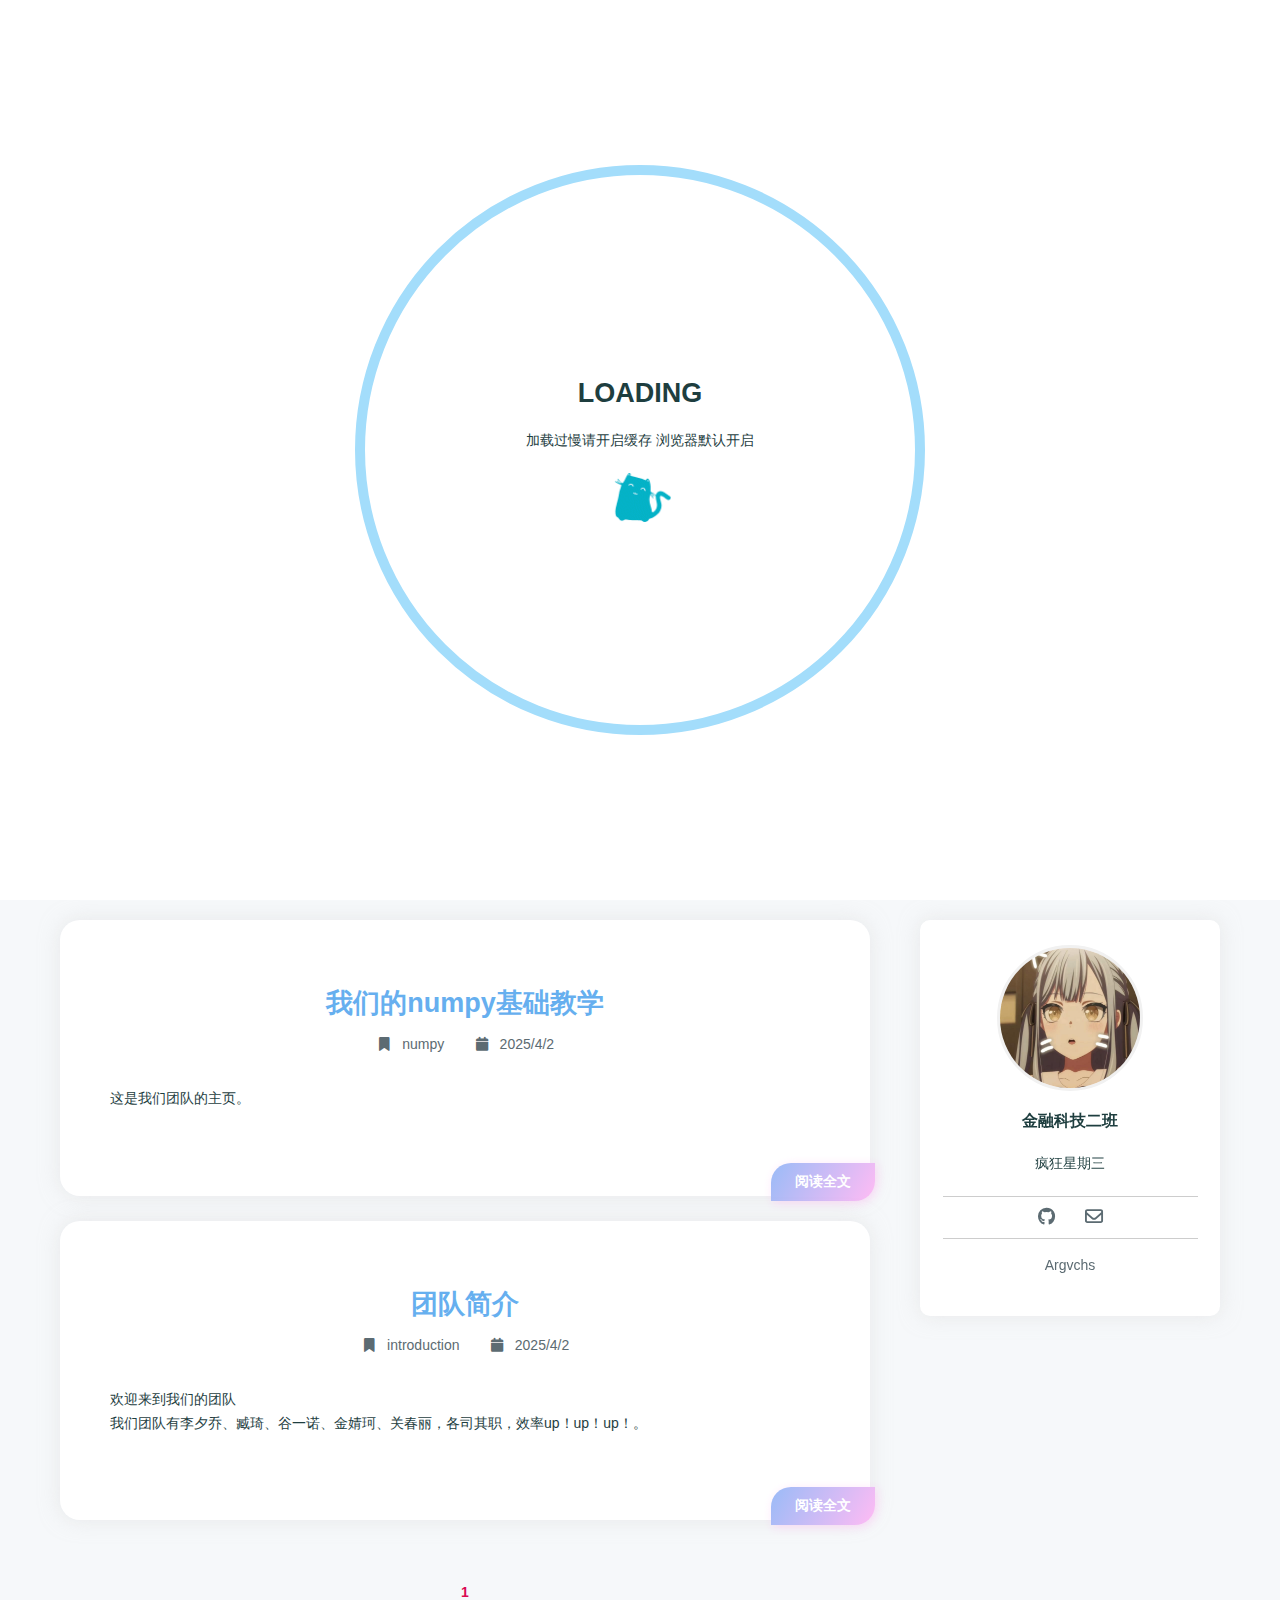
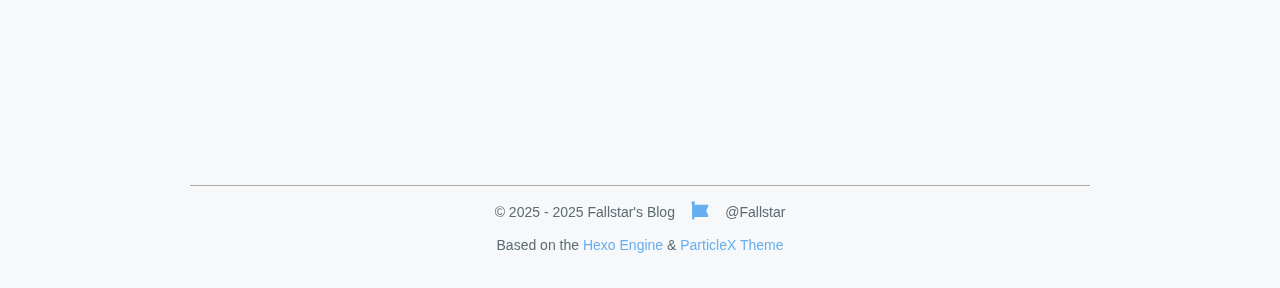
<file: index.html>
<!DOCTYPE html>
<html lang="en">
<head>
    <meta charset="utf-8" />
    <title>Fallstar&#39;s Blog</title>
    <meta name="author" content="Fallstar" />
    <meta name="description" content="" />
    <meta name="keywords" content="" />
    <meta
        name="viewport"
        content="width=device-width, initial-scale=1.0, maximum-scale=1.0, user-scalable=0"
    />
    <link rel="icon" href="/images/avatar.jpg" />
    <link rel="preconnect" href="https://s4.zstatic.net" />
<script src="https://s4.zstatic.net/ajax/libs/vue/3.3.7/vue.global.prod.min.js"></script>
<link rel="stylesheet" href="https://s4.zstatic.net/ajax/libs/font-awesome/6.4.2/css/all.min.css" />
<link rel="preconnect" href="https://fonts.googleapis.cn" />
<link rel="preconnect" href="https://fonts.gstatic.cn" crossorigin />
<link
    rel="stylesheet"
    href="https://fonts.googleapis.cn/css2?family=Fira+Code:wght@400;500;600;700&family=Lexend:wght@400;500;600;700;800;900&family=Noto+Sans+SC:wght@400;500;600;700;800;900&display=swap"
/>
<script> const mixins = {}; </script>

<script src="https://polyfill.alicdn.com/v3/polyfill.min.js?features=default"></script>


<script src="https://s4.zstatic.net/ajax/libs/highlight.js/11.9.0/highlight.min.js"></script>
<script src="https://s4.zstatic.net/ajax/libs/highlightjs-line-numbers.js/2.8.0/highlightjs-line-numbers.min.js"></script>
<link
    rel="stylesheet"
    href="https://s4.zstatic.net/ajax/libs/highlight.js/11.9.0/styles/night-owl.min.css"
/>
<script src="/js/lib/highlight.js"></script>


<script src="https://s4.zstatic.net/ajax/libs/KaTeX/0.16.9/katex.min.js"></script>
<script src="https://s4.zstatic.net/ajax/libs/KaTeX/0.16.9/contrib/auto-render.min.js"></script>
<link rel="stylesheet" href="https://s4.zstatic.net/ajax/libs/KaTeX/0.16.9/katex.min.css" />
<script src="/js/lib/math.js"></script>


<script src="/js/lib/preview.js"></script>





<script src="/js/lib/home.js"></script>

<link rel="stylesheet" href="/css/main.css" />

<meta name="generator" content="Hexo 7.3.0"></head>
<body>
    <div id="layout">
        <transition name="fade">
            <div id="loading" v-show="loading">
                <div id="loading-circle">
                    <h2>LOADING</h2>
                    <p>加载过慢请开启缓存 浏览器默认开启</p>
                    <img src="/images/loading.gif" />
                </div>
            </div>
        </transition>
        <div id="menu" :class="{ hidden: hiddenMenu, 'menu-color': menuColor}">
    <nav id="desktop-menu">
        <a class="title" href="/">
            <span>FALLSTAR&#39;S BLOG</span>
        </a>
        
        <a href="/">
            <i class="fa-solid fa-house fa-fw"></i>
            <span>&ensp;Home</span>
        </a>
        
        <a href="/about">
            <i class="fa-solid fa-id-card fa-fw"></i>
            <span>&ensp;About</span>
        </a>
        
        <a href="/archives">
            <i class="fa-solid fa-box-archive fa-fw"></i>
            <span>&ensp;Archives</span>
        </a>
        
        <a href="/categories">
            <i class="fa-solid fa-bookmark fa-fw"></i>
            <span>&ensp;Categories</span>
        </a>
        
        <a href="/tags">
            <i class="fa-solid fa-tags fa-fw"></i>
            <span>&ensp;Tags</span>
        </a>
        
    </nav>
    <nav id="mobile-menu">
        <div class="title" @click="showMenuItems = !showMenuItems">
            <i class="fa-solid fa-bars fa-fw"></i>
            <span>&emsp;FALLSTAR&#39;S BLOG</span>
        </div>
        <transition name="slide">
            <div class="items" v-show="showMenuItems">
                
                <a href="/">
                    <div class="item">
                        <div style="min-width: 20px; max-width: 50px; width: 10%">
                            <i class="fa-solid fa-house fa-fw"></i>
                        </div>
                        <div style="min-width: 100px; max-width: 150%; width: 20%">Home</div>
                    </div>
                </a>
                
                <a href="/about">
                    <div class="item">
                        <div style="min-width: 20px; max-width: 50px; width: 10%">
                            <i class="fa-solid fa-id-card fa-fw"></i>
                        </div>
                        <div style="min-width: 100px; max-width: 150%; width: 20%">About</div>
                    </div>
                </a>
                
                <a href="/archives">
                    <div class="item">
                        <div style="min-width: 20px; max-width: 50px; width: 10%">
                            <i class="fa-solid fa-box-archive fa-fw"></i>
                        </div>
                        <div style="min-width: 100px; max-width: 150%; width: 20%">Archives</div>
                    </div>
                </a>
                
                <a href="/categories">
                    <div class="item">
                        <div style="min-width: 20px; max-width: 50px; width: 10%">
                            <i class="fa-solid fa-bookmark fa-fw"></i>
                        </div>
                        <div style="min-width: 100px; max-width: 150%; width: 20%">Categories</div>
                    </div>
                </a>
                
                <a href="/tags">
                    <div class="item">
                        <div style="min-width: 20px; max-width: 50px; width: 10%">
                            <i class="fa-solid fa-tags fa-fw"></i>
                        </div>
                        <div style="min-width: 100px; max-width: 150%; width: 20%">Tags</div>
                    </div>
                </a>
                
            </div>
        </transition>
    </nav>
</div>
<transition name="fade">
    <div id="menu-curtain" @click="showMenuItems = !showMenuItems" v-show="showMenuItems"></div>
</transition>

        <div id="main" :class="loading ? 'into-enter-from': 'into-enter-active'">
            <div id="home-head">
    <div
        id="home-background"
        ref="homeBackground"
        data-images="/images/bg.jpg"
    ></div>
    <div id="home-info" @click="homeClick">
        <span class="loop"></span>
        <span class="loop"></span>
        <span class="loop"></span>
        <span class="loop"></span>
        <span class="info">
            <div class="wrap">
                <h1>疯狂的星期三&#39;s Blog</h1>
                <h3></h3>
                <h5></h5>
            </div>
        </span>
    </div>
</div>
<div
    id="home-posts-wrap"
    ref="homePostsWrap"
    true
>
    <div id="home-posts">
        

<div class="post">
    <a href="/2025/04/02/1/">
        <h2 class="post-title">我们的numpy基础教学</h2>
    </a>
    <div class="category-and-date">
        
        <span class="category">
            <a href="/categories/numpy/">
                <span class="icon">
                    <i class="fa-solid fa-bookmark fa-fw"></i>
                </span>
                numpy
            </a>
        </span>
        
        <span class="date">
            <span class="icon">
                <i class="fa-solid fa-calendar fa-fw"></i>
            </span>
            2025/4/2
        </span>
        
        
    </div>
    <div class="description">
        <div class="content" v-pre>
            
            <p>这是我们团队的主页。</p>
            
        </div>
    </div>
    <div class="post-tags">
        
        
        
    </div>
    <a href="/2025/04/02/1/" class="go-post">阅读全文</a>
</div>

<div class="post">
    <a href="/2025/04/02/discription/">
        <h2 class="post-title">团队简介</h2>
    </a>
    <div class="category-and-date">
        
        <span class="category">
            <a href="/categories/introduction/">
                <span class="icon">
                    <i class="fa-solid fa-bookmark fa-fw"></i>
                </span>
                introduction
            </a>
        </span>
        
        <span class="date">
            <span class="icon">
                <i class="fa-solid fa-calendar fa-fw"></i>
            </span>
            2025/4/2
        </span>
        
        
    </div>
    <div class="description">
        <div class="content" v-pre>
            
            <p>欢迎来到我们的团队<br>我们团队有李夕乔、臧琦、谷一诺、金婧珂、关春丽，各司其职，效率up！up！up！。</p>

            
        </div>
    </div>
    <div class="post-tags">
        
        
        
    </div>
    <a href="/2025/03/06/discription/" class="go-post">阅读全文</a>
</div>


        <div class="page-current">
    
    <span class="current">1</span>
    
    
    
    
</div>

    </div>
    
    <div id="home-card">
        <div id="card-style">
    <div id="card-div">
        <div class="avatar">
            <img src="/images/avatar.jpg" alt="avatar" />
        </div>
        <div class="name">金融科技二班</div>
        <div class="description">
            <p>疯狂星期三</p>

        </div>
        
        <div class="icon-links">
            
            <span class="icon-link">
                <a target="_blank" rel="noopener" href="https://github.com/fall-star">
                    <i
                        class="fa-brands fa-github fa-fw"
                    ></i>
                </a>
            </span>
            
            <span class="icon-link">
                <a href="/3321906634@qq.com">
                    <i
                        class="fa-regular fa-envelope fa-fw"
                    ></i>
                </a>
            </span>
            
        </div>
        
        
        <div class="friend-links">
            
            <div class="friend-link">
                <a target="_blank" rel="noopener" href="https://argvchs.github.io">Argvchs</a>
            </div>
            
        </div>
        
    </div>
</div>

    </div>
    
</div>

            <footer id="footer">
    <div id="footer-wrap">
        <div>
            &copy;
            2025 - 2025 Fallstar&#39;s Blog
            <span id="footer-icon">
                <i class="fa-solid fa-font-awesome fa-fw"></i>
            </span>
            &commat;Fallstar
        </div>
        <div>
            Based on the <a target="_blank" rel="noopener" href="https://hexo.io">Hexo Engine</a> &amp;
            <a target="_blank" rel="noopener" href="https://github.com/theme-particlex/hexo-theme-particlex">ParticleX Theme</a>
        </div>
        
    </div>
</footer>

        </div>
        
        <transition name="fade">
            <div id="preview" ref="preview" v-show="previewShow">
                <img id="preview-content" ref="previewContent" />
            </div>
        </transition>
        
    </div>
    <script src="/js/main.js"></script>
    
</body>
</html>
</file>
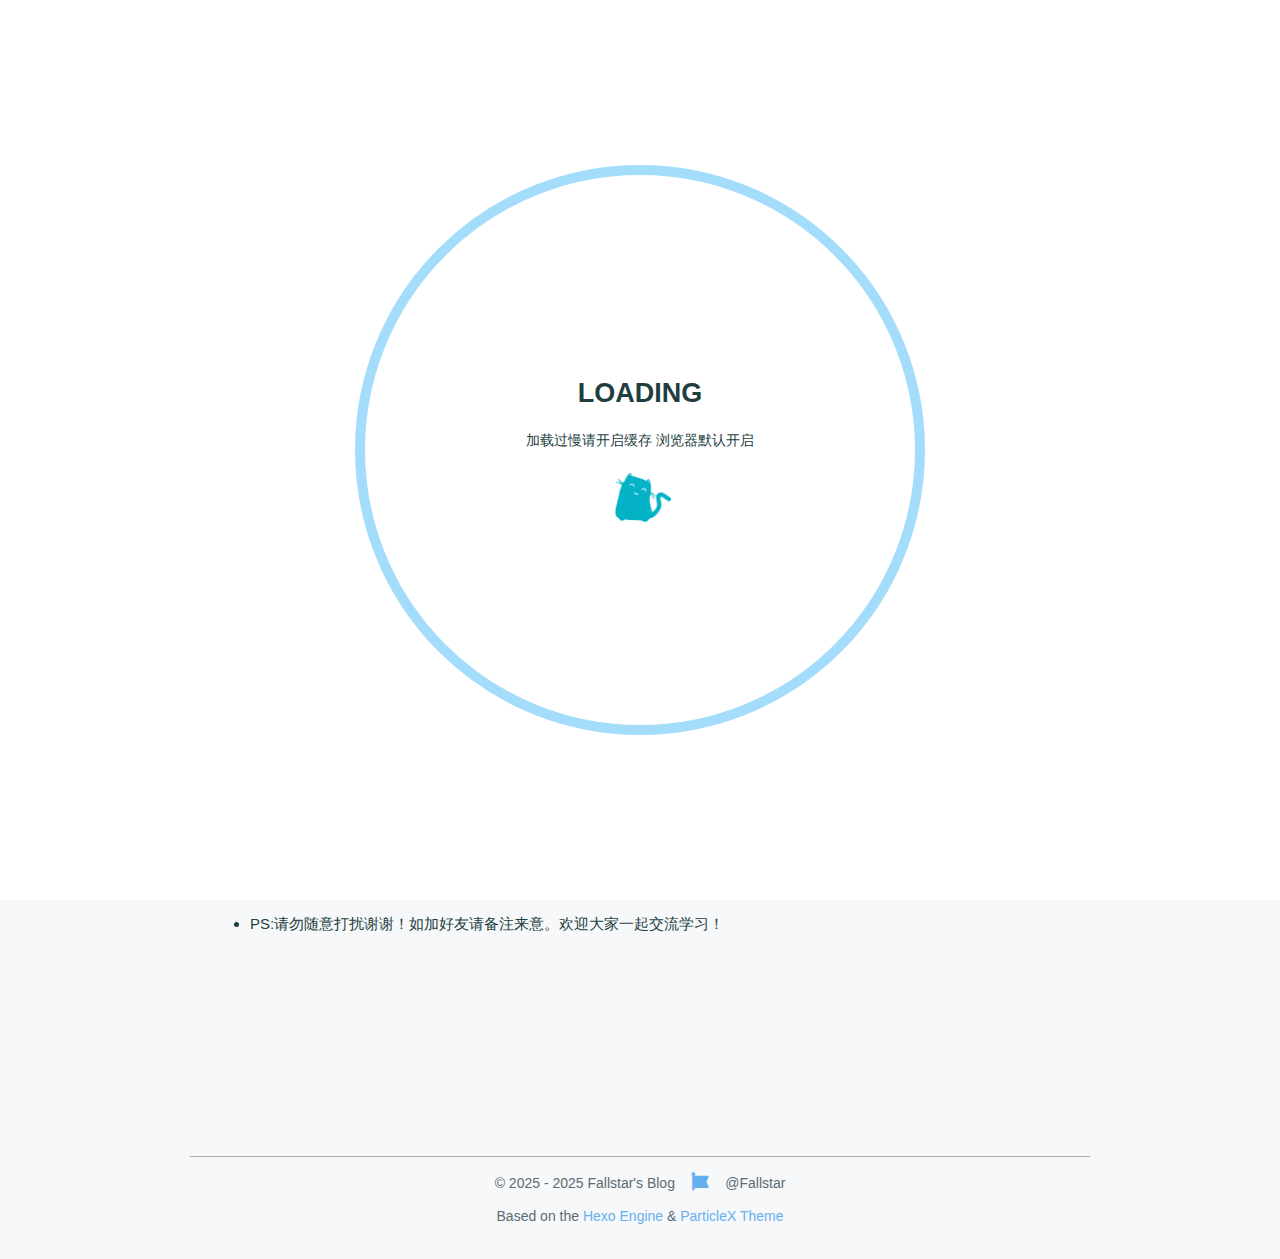
<file: about/index.html>
<!DOCTYPE html>
<html lang="en">
<head>
    <meta charset="utf-8" />
    <title>about | Fallstar&#39;s Blog</title>
    <meta name="author" content="Fallstar" />
    <meta name="description" content="" />
    <meta name="keywords" content="" />
    <meta
        name="viewport"
        content="width=device-width, initial-scale=1.0, maximum-scale=1.0, user-scalable=0"
    />
    <link rel="icon" href="/images/avatar.jpg" />
    <link rel="preconnect" href="https://s4.zstatic.net" />
<script src="https://s4.zstatic.net/ajax/libs/vue/3.3.7/vue.global.prod.min.js"></script>
<link rel="stylesheet" href="https://s4.zstatic.net/ajax/libs/font-awesome/6.4.2/css/all.min.css" />
<link rel="preconnect" href="https://fonts.googleapis.cn" />
<link rel="preconnect" href="https://fonts.gstatic.cn" crossorigin />
<link
    rel="stylesheet"
    href="https://fonts.googleapis.cn/css2?family=Fira+Code:wght@400;500;600;700&family=Lexend:wght@400;500;600;700;800;900&family=Noto+Sans+SC:wght@400;500;600;700;800;900&display=swap"
/>
<script> const mixins = {}; </script>

<script src="https://polyfill.alicdn.com/v3/polyfill.min.js?features=default"></script>


<script src="https://s4.zstatic.net/ajax/libs/highlight.js/11.9.0/highlight.min.js"></script>
<script src="https://s4.zstatic.net/ajax/libs/highlightjs-line-numbers.js/2.8.0/highlightjs-line-numbers.min.js"></script>
<link
    rel="stylesheet"
    href="https://s4.zstatic.net/ajax/libs/highlight.js/11.9.0/styles/night-owl.min.css"
/>
<script src="/js/lib/highlight.js"></script>


<script src="https://s4.zstatic.net/ajax/libs/KaTeX/0.16.9/katex.min.js"></script>
<script src="https://s4.zstatic.net/ajax/libs/KaTeX/0.16.9/contrib/auto-render.min.js"></script>
<link rel="stylesheet" href="https://s4.zstatic.net/ajax/libs/KaTeX/0.16.9/katex.min.css" />
<script src="/js/lib/math.js"></script>


<script src="/js/lib/preview.js"></script>






<script src="https://s4.zstatic.net/ajax/libs/waline/2.15.8/waline.min.js"></script>
<link rel="stylesheet" href="https://s4.zstatic.net/ajax/libs/waline/2.15.8/waline.min.css" />
<link rel="stylesheet" href="https://s4.zstatic.net/ajax/libs/waline/2.15.8/waline-meta.min.css" />




<link rel="stylesheet" href="/css/main.css" />

<meta name="generator" content="Hexo 7.3.0"></head>
<body>
    <div id="layout">
        <transition name="fade">
            <div id="loading" v-show="loading">
                <div id="loading-circle">
                    <h2>LOADING</h2>
                    <p>加载过慢请开启缓存 浏览器默认开启</p>
                    <img src="/images/loading.gif" />
                </div>
            </div>
        </transition>
        <div id="menu" :class="{ hidden: hiddenMenu, 'menu-color': menuColor}">
    <nav id="desktop-menu">
        <a class="title" href="/">
            <span>FALLSTAR&#39;S BLOG</span>
        </a>
        
        <a href="/">
            <i class="fa-solid fa-house fa-fw"></i>
            <span>&ensp;Home</span>
        </a>
        
        <a href="/about">
            <i class="fa-solid fa-id-card fa-fw"></i>
            <span>&ensp;About</span>
        </a>
        
        <a href="/archives">
            <i class="fa-solid fa-box-archive fa-fw"></i>
            <span>&ensp;Archives</span>
        </a>
        
        <a href="/categories">
            <i class="fa-solid fa-bookmark fa-fw"></i>
            <span>&ensp;Categories</span>
        </a>
        
        <a href="/tags">
            <i class="fa-solid fa-tags fa-fw"></i>
            <span>&ensp;Tags</span>
        </a>
        
    </nav>
    <nav id="mobile-menu">
        <div class="title" @click="showMenuItems = !showMenuItems">
            <i class="fa-solid fa-bars fa-fw"></i>
            <span>&emsp;FALLSTAR&#39;S BLOG</span>
        </div>
        <transition name="slide">
            <div class="items" v-show="showMenuItems">
                
                <a href="/">
                    <div class="item">
                        <div style="min-width: 20px; max-width: 50px; width: 10%">
                            <i class="fa-solid fa-house fa-fw"></i>
                        </div>
                        <div style="min-width: 100px; max-width: 150%; width: 20%">Home</div>
                    </div>
                </a>
                
                <a href="/about">
                    <div class="item">
                        <div style="min-width: 20px; max-width: 50px; width: 10%">
                            <i class="fa-solid fa-id-card fa-fw"></i>
                        </div>
                        <div style="min-width: 100px; max-width: 150%; width: 20%">About</div>
                    </div>
                </a>
                
                <a href="/archives">
                    <div class="item">
                        <div style="min-width: 20px; max-width: 50px; width: 10%">
                            <i class="fa-solid fa-box-archive fa-fw"></i>
                        </div>
                        <div style="min-width: 100px; max-width: 150%; width: 20%">Archives</div>
                    </div>
                </a>
                
                <a href="/categories">
                    <div class="item">
                        <div style="min-width: 20px; max-width: 50px; width: 10%">
                            <i class="fa-solid fa-bookmark fa-fw"></i>
                        </div>
                        <div style="min-width: 100px; max-width: 150%; width: 20%">Categories</div>
                    </div>
                </a>
                
                <a href="/tags">
                    <div class="item">
                        <div style="min-width: 20px; max-width: 50px; width: 10%">
                            <i class="fa-solid fa-tags fa-fw"></i>
                        </div>
                        <div style="min-width: 100px; max-width: 150%; width: 20%">Tags</div>
                    </div>
                </a>
                
            </div>
        </transition>
    </nav>
</div>
<transition name="fade">
    <div id="menu-curtain" @click="showMenuItems = !showMenuItems" v-show="showMenuItems"></div>
</transition>

        <div id="main" :class="loading ? 'into-enter-from': 'into-enter-active'">
            <div class="article">
    <div>
        <h1>about</h1>
    </div>
    <div class="info">
        <span class="date">
            <span class="icon">
                <i class="fa-solid fa-calendar fa-fw"></i>
            </span>
            2025/3/6
        </span>
        
        
    </div>
    
    <div class="content" v-pre>
        <h1 id="本人"><a href="#本人" class="headerlink" title="本人"></a>本人</h1><ul>
<li>湖南师范大学在读本科生</li>
<li>擅长Python,C++等</li>
<li>喜欢人工智能，深度学习，计算机视觉领域</li>
<li>爱好：喜欢玩Galgame（），看动漫（我是刀剑厨</li>
<li>平时喜欢自己动手做项目做实践，动手能力还算可以</li>
</ul>
<h1 id="技术栈"><a href="#技术栈" class="headerlink" title="技术栈"></a>技术栈</h1><ul>
<li>主要：Python，C++</li>
<li>经历：之前打过竞赛但现在已经放弃了</li>
<li>学习：目前正在学习深度学习和计算机视觉领域，基于Python的数据处理和数据分析</li>
<li>其他：熟悉Linux，Docker，Git等，基本可以熟练使用</li>
<li>使用过但不熟练：Go，Java，Rust等</li>
</ul>
<h1 id="联系方式"><a href="#联系方式" class="headerlink" title="联系方式"></a>联系方式</h1><ul>
<li>邮箱：<a href="mailto:&#51;&#x33;&#x32;&#49;&#x39;&#48;&#54;&#54;&#51;&#x34;&#x40;&#113;&#113;&#46;&#x63;&#x6f;&#x6d;">&#51;&#x33;&#x32;&#49;&#x39;&#48;&#54;&#54;&#51;&#x34;&#x40;&#113;&#113;&#46;&#x63;&#x6f;&#x6d;</a></li>
<li>邮箱：<a href="mailto:&#50;&#48;&#50;&#x34;&#51;&#48;&#x32;&#x32;&#x32;&#48;&#x36;&#x32;&#x40;&#x68;&#x75;&#x6e;&#x6e;&#x75;&#46;&#101;&#100;&#x75;&#46;&#99;&#110;">&#50;&#48;&#50;&#x34;&#51;&#48;&#x32;&#x32;&#x32;&#48;&#x36;&#x32;&#x40;&#x68;&#x75;&#x6e;&#x6e;&#x75;&#46;&#101;&#100;&#x75;&#46;&#99;&#110;</a></li>
<li>邮箱：<a href="mailto:&#113;&#x69;&#x75;&#98;&#111;&#x78;&#105;&#x61;&#110;&#103;&#x30;&#57;&#50;&#x36;&#64;&#x67;&#x6d;&#x61;&#105;&#108;&#46;&#x63;&#111;&#109;">&#113;&#x69;&#x75;&#98;&#111;&#x78;&#105;&#x61;&#110;&#103;&#x30;&#57;&#50;&#x36;&#64;&#x67;&#x6d;&#x61;&#105;&#108;&#46;&#x63;&#111;&#109;</a></li>
<li>Github：<a target="_blank" rel="noopener" href="https://github.com/fall-star">https://github.com/fall-star</a></li>
<li>PS:请勿随意打扰谢谢！如加好友请备注来意。欢迎大家一起交流学习！</li>
</ul>

    </div>
    
    
    
    
    
    <div id="comment">
        <div id="waline-container"></div>
    </div>
    
    
    
</div>

            <footer id="footer">
    <div id="footer-wrap">
        <div>
            &copy;
            2025 - 2025 Fallstar&#39;s Blog
            <span id="footer-icon">
                <i class="fa-solid fa-font-awesome fa-fw"></i>
            </span>
            &commat;Fallstar
        </div>
        <div>
            Based on the <a target="_blank" rel="noopener" href="https://hexo.io">Hexo Engine</a> &amp;
            <a target="_blank" rel="noopener" href="https://github.com/theme-particlex/hexo-theme-particlex">ParticleX Theme</a>
        </div>
        
    </div>
</footer>

        </div>
        
        <transition name="fade">
            <div id="preview" ref="preview" v-show="previewShow">
                <img id="preview-content" ref="previewContent" />
            </div>
        </transition>
        
    </div>
    <script src="/js/main.js"></script>
    
    


<script>
    Waline.init({
        el: "#waline-container",
        serverURL: "https://waline-brown-ten.vercel.app/",
        commentCount: true,
        pageview: false,
        emoji: "https://unpkg.com/@waline/emojis@1.2.0/weibo,https://unpkg.com/@waline/emojis@1.2.0/alus,https://unpkg.com/@waline/emojis@1.2.0/bilibili,https://unpkg.com/@waline/emojis@1.2.0/qq,https://unpkg.com/@waline/emojis@1.2.0/tieba,https://unpkg.com/@waline/emojis@1.2.0/tw-emoji".split(","),
        meta: "nick,mail,link".split(","),
        requiredMeta: "nick".split(","),
        lang: "zh-CN",
        wordLimit: 0,
        pageSize: "10",
        login: "enable",
        
    });
</script>



    
</body>
</html>
</file>
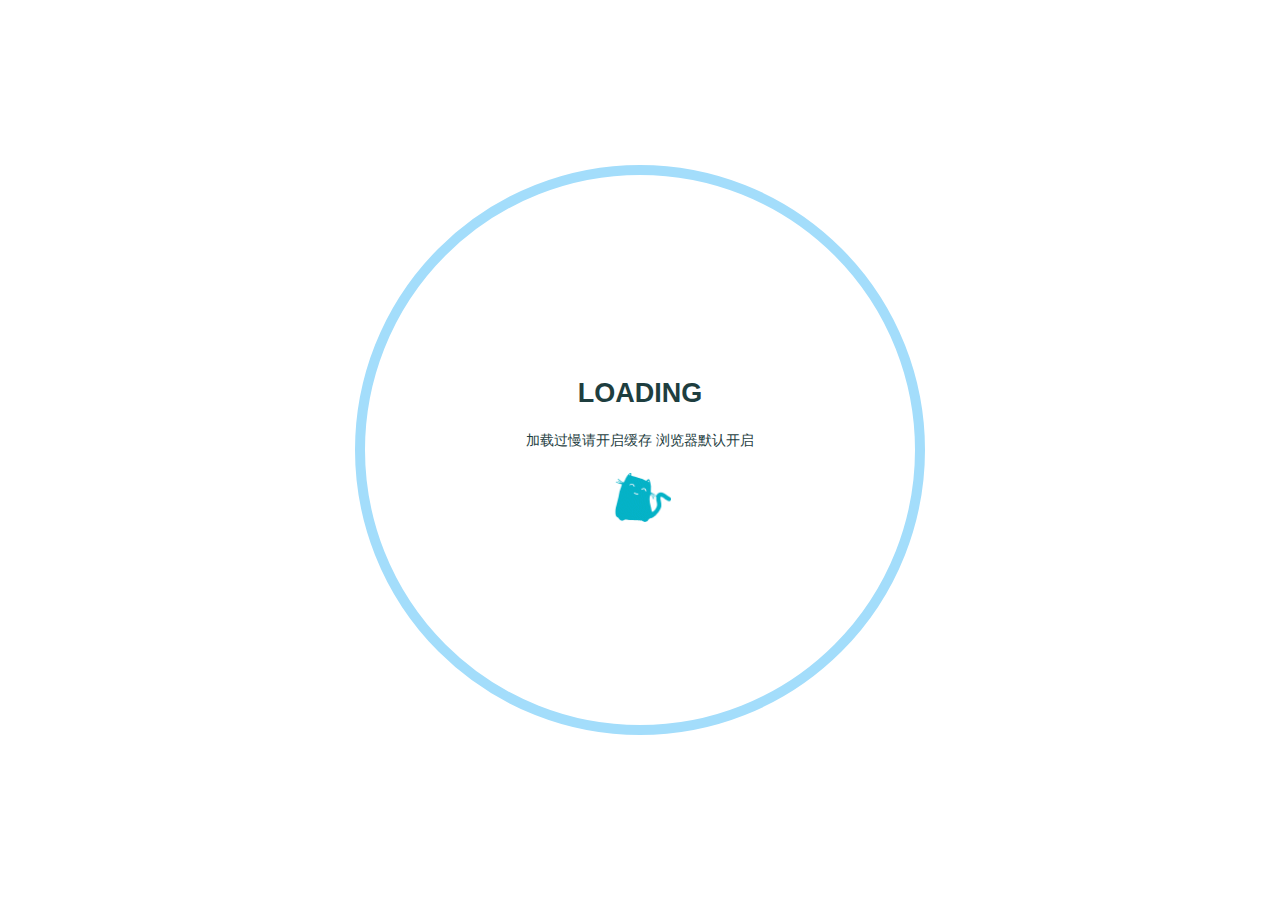
<file: archives/index.html>
<!DOCTYPE html>
<html lang="en">
<head>
    <meta charset="utf-8" />
    <title>Archives | Fallstar&#39;s Blog</title>
    <meta name="author" content="Fallstar" />
    <meta name="description" content="" />
    <meta name="keywords" content="" />
    <meta
        name="viewport"
        content="width=device-width, initial-scale=1.0, maximum-scale=1.0, user-scalable=0"
    />
    <link rel="icon" href="/images/avatar.jpg" />
    <link rel="preconnect" href="https://s4.zstatic.net" />
<script src="https://s4.zstatic.net/ajax/libs/vue/3.3.7/vue.global.prod.min.js"></script>
<link rel="stylesheet" href="https://s4.zstatic.net/ajax/libs/font-awesome/6.4.2/css/all.min.css" />
<link rel="preconnect" href="https://fonts.googleapis.cn" />
<link rel="preconnect" href="https://fonts.gstatic.cn" crossorigin />
<link
    rel="stylesheet"
    href="https://fonts.googleapis.cn/css2?family=Fira+Code:wght@400;500;600;700&family=Lexend:wght@400;500;600;700;800;900&family=Noto+Sans+SC:wght@400;500;600;700;800;900&display=swap"
/>
<script> const mixins = {}; </script>

<script src="https://polyfill.alicdn.com/v3/polyfill.min.js?features=default"></script>


<script src="https://s4.zstatic.net/ajax/libs/highlight.js/11.9.0/highlight.min.js"></script>
<script src="https://s4.zstatic.net/ajax/libs/highlightjs-line-numbers.js/2.8.0/highlightjs-line-numbers.min.js"></script>
<link
    rel="stylesheet"
    href="https://s4.zstatic.net/ajax/libs/highlight.js/11.9.0/styles/night-owl.min.css"
/>
<script src="/js/lib/highlight.js"></script>


<script src="https://s4.zstatic.net/ajax/libs/KaTeX/0.16.9/katex.min.js"></script>
<script src="https://s4.zstatic.net/ajax/libs/KaTeX/0.16.9/contrib/auto-render.min.js"></script>
<link rel="stylesheet" href="https://s4.zstatic.net/ajax/libs/KaTeX/0.16.9/katex.min.css" />
<script src="/js/lib/math.js"></script>


<script src="/js/lib/preview.js"></script>



<script src="/js/lib/search.js"></script>



<link rel="stylesheet" href="/css/main.css" />

<meta name="generator" content="Hexo 7.3.0"></head>
<body>
    <div id="layout">
        <transition name="fade">
            <div id="loading" v-show="loading">
                <div id="loading-circle">
                    <h2>LOADING</h2>
                    <p>加载过慢请开启缓存 浏览器默认开启</p>
                    <img src="/images/loading.gif" />
                </div>
            </div>
        </transition>
        <div id="menu" :class="{ hidden: hiddenMenu, 'menu-color': menuColor}">
    <nav id="desktop-menu">
        <a class="title" href="/">
            <span>FALLSTAR&#39;S BLOG</span>
        </a>
        
        <a href="/">
            <i class="fa-solid fa-house fa-fw"></i>
            <span>&ensp;Home</span>
        </a>
        
        <a href="/about">
            <i class="fa-solid fa-id-card fa-fw"></i>
            <span>&ensp;About</span>
        </a>
        
        <a href="/archives">
            <i class="fa-solid fa-box-archive fa-fw"></i>
            <span>&ensp;Archives</span>
        </a>
        
        <a href="/categories">
            <i class="fa-solid fa-bookmark fa-fw"></i>
            <span>&ensp;Categories</span>
        </a>
        
        <a href="/tags">
            <i class="fa-solid fa-tags fa-fw"></i>
            <span>&ensp;Tags</span>
        </a>
        
    </nav>
    <nav id="mobile-menu">
        <div class="title" @click="showMenuItems = !showMenuItems">
            <i class="fa-solid fa-bars fa-fw"></i>
            <span>&emsp;FALLSTAR&#39;S BLOG</span>
        </div>
        <transition name="slide">
            <div class="items" v-show="showMenuItems">
                
                <a href="/">
                    <div class="item">
                        <div style="min-width: 20px; max-width: 50px; width: 10%">
                            <i class="fa-solid fa-house fa-fw"></i>
                        </div>
                        <div style="min-width: 100px; max-width: 150%; width: 20%">Home</div>
                    </div>
                </a>
                
                <a href="/about">
                    <div class="item">
                        <div style="min-width: 20px; max-width: 50px; width: 10%">
                            <i class="fa-solid fa-id-card fa-fw"></i>
                        </div>
                        <div style="min-width: 100px; max-width: 150%; width: 20%">About</div>
                    </div>
                </a>
                
                <a href="/archives">
                    <div class="item">
                        <div style="min-width: 20px; max-width: 50px; width: 10%">
                            <i class="fa-solid fa-box-archive fa-fw"></i>
                        </div>
                        <div style="min-width: 100px; max-width: 150%; width: 20%">Archives</div>
                    </div>
                </a>
                
                <a href="/categories">
                    <div class="item">
                        <div style="min-width: 20px; max-width: 50px; width: 10%">
                            <i class="fa-solid fa-bookmark fa-fw"></i>
                        </div>
                        <div style="min-width: 100px; max-width: 150%; width: 20%">Categories</div>
                    </div>
                </a>
                
                <a href="/tags">
                    <div class="item">
                        <div style="min-width: 20px; max-width: 50px; width: 10%">
                            <i class="fa-solid fa-tags fa-fw"></i>
                        </div>
                        <div style="min-width: 100px; max-width: 150%; width: 20%">Tags</div>
                    </div>
                </a>
                
            </div>
        </transition>
    </nav>
</div>
<transition name="fade">
    <div id="menu-curtain" @click="showMenuItems = !showMenuItems" v-show="showMenuItems"></div>
</transition>

        <div id="main" :class="loading ? 'into-enter-from': 'into-enter-active'">
            
<div id="archives">
    
    <input id="search-bar" class="input" placeholder="搜索" v-model="rawSearch" />
    
    <div id="timeline-wrap" ref="timeline">
        
        <div class="timeline" data-title="博客简介">
            <div class="timeline-tail"></div>
            <div class="timeline-content">
                <div class="item-time">2025/3/6</div>
                <a href="/2025/03/06/discription/">
                    <h3>博客简介</h3>
                </a>
                <div class="info">
                    
                    <span class="category">
                        <a href="/categories/introduction/">
                            <span class="icon">
                                <i class="fa-solid fa-bookmark fa-fw"></i>
                            </span>
                            introduction
                        </a>
                    </span>
                    
                    
                </div>
            </div>
        </div>
        
        <div class="timeline" data-title="numpy基础教学">
            <div class="timeline-tail"></div>
            <div class="timeline-content">
                <div class="item-time">2025/3/6</div>
                <a href="/2025/03/06/1/">
                    <h3>numpy基础教学</h3>
                </a>
                <div class="info">
                    
                    <span class="category">
                        <a href="/categories/numpy/">
                            <span class="icon">
                                <i class="fa-solid fa-bookmark fa-fw"></i>
                            </span>
                            numpy
                        </a>
                    </span>
                    
                    
                </div>
            </div>
        </div>
        
    </div>
</div>

            <footer id="footer">
    <div id="footer-wrap">
        <div>
            &copy;
            2025 - 2025 Fallstar&#39;s Blog
            <span id="footer-icon">
                <i class="fa-solid fa-font-awesome fa-fw"></i>
            </span>
            &commat;Fallstar
        </div>
        <div>
            Based on the <a target="_blank" rel="noopener" href="https://hexo.io">Hexo Engine</a> &amp;
            <a target="_blank" rel="noopener" href="https://github.com/theme-particlex/hexo-theme-particlex">ParticleX Theme</a>
        </div>
        
    </div>
</footer>

        </div>
        
        <transition name="fade">
            <div id="preview" ref="preview" v-show="previewShow">
                <img id="preview-content" ref="previewContent" />
            </div>
        </transition>
        
    </div>
    <script src="/js/main.js"></script>
    
</body>
</html>
</file>
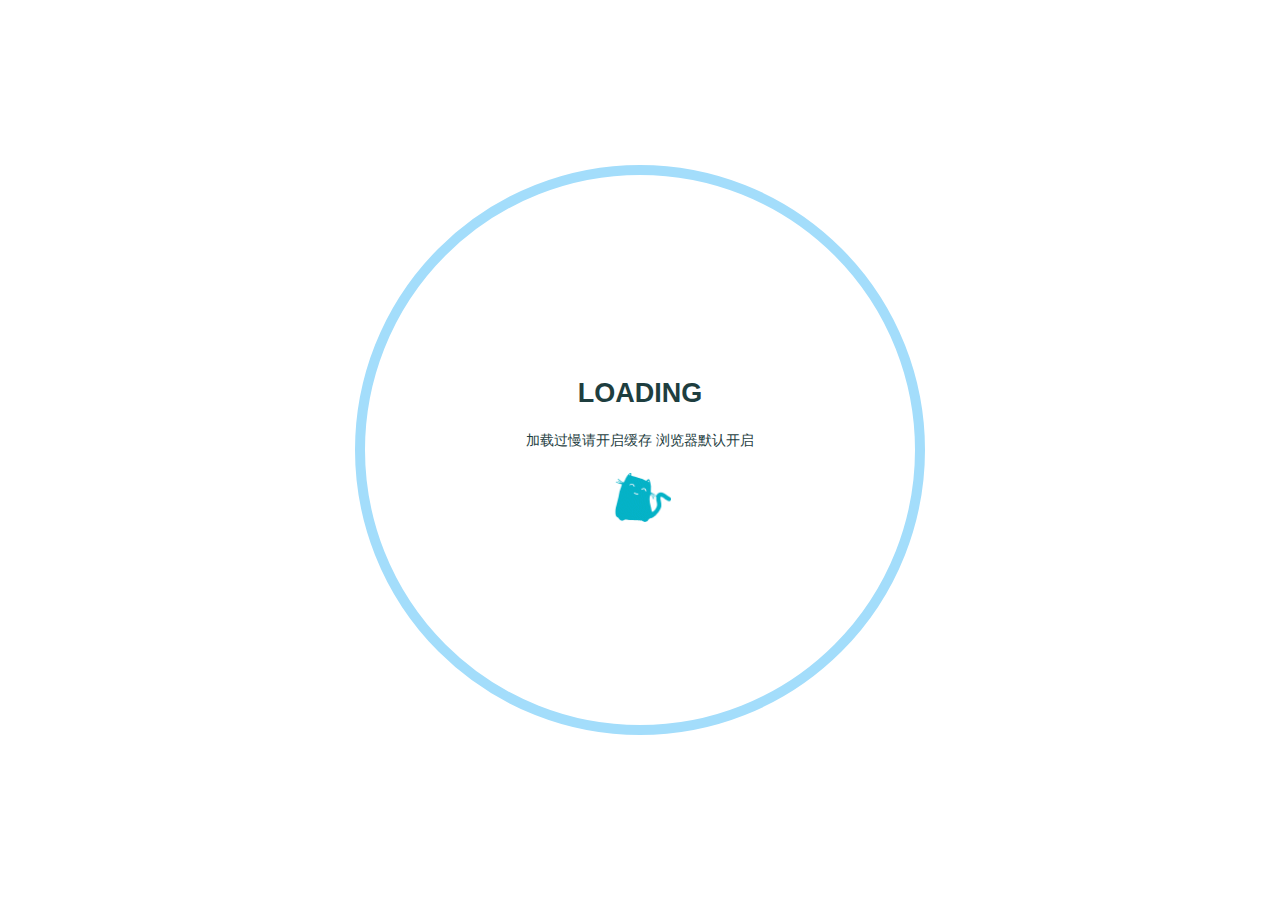
<file: categories/introduction/index.html>
<!DOCTYPE html>
<html lang="en">
<head>
    <meta charset="utf-8" />
    <title>Categories: introduction | Fallstar&#39;s Blog</title>
    <meta name="author" content="Fallstar" />
    <meta name="description" content="" />
    <meta name="keywords" content="" />
    <meta
        name="viewport"
        content="width=device-width, initial-scale=1.0, maximum-scale=1.0, user-scalable=0"
    />
    <link rel="icon" href="/images/avatar.jpg" />
    <link rel="preconnect" href="https://s4.zstatic.net" />
<script src="https://s4.zstatic.net/ajax/libs/vue/3.3.7/vue.global.prod.min.js"></script>
<link rel="stylesheet" href="https://s4.zstatic.net/ajax/libs/font-awesome/6.4.2/css/all.min.css" />
<link rel="preconnect" href="https://fonts.googleapis.cn" />
<link rel="preconnect" href="https://fonts.gstatic.cn" crossorigin />
<link
    rel="stylesheet"
    href="https://fonts.googleapis.cn/css2?family=Fira+Code:wght@400;500;600;700&family=Lexend:wght@400;500;600;700;800;900&family=Noto+Sans+SC:wght@400;500;600;700;800;900&display=swap"
/>
<script> const mixins = {}; </script>

<script src="https://polyfill.alicdn.com/v3/polyfill.min.js?features=default"></script>


<script src="https://s4.zstatic.net/ajax/libs/highlight.js/11.9.0/highlight.min.js"></script>
<script src="https://s4.zstatic.net/ajax/libs/highlightjs-line-numbers.js/2.8.0/highlightjs-line-numbers.min.js"></script>
<link
    rel="stylesheet"
    href="https://s4.zstatic.net/ajax/libs/highlight.js/11.9.0/styles/night-owl.min.css"
/>
<script src="/js/lib/highlight.js"></script>


<script src="https://s4.zstatic.net/ajax/libs/KaTeX/0.16.9/katex.min.js"></script>
<script src="https://s4.zstatic.net/ajax/libs/KaTeX/0.16.9/contrib/auto-render.min.js"></script>
<link rel="stylesheet" href="https://s4.zstatic.net/ajax/libs/KaTeX/0.16.9/katex.min.css" />
<script src="/js/lib/math.js"></script>


<script src="/js/lib/preview.js"></script>





<link rel="stylesheet" href="/css/main.css" />

<meta name="generator" content="Hexo 7.3.0"></head>
<body>
    <div id="layout">
        <transition name="fade">
            <div id="loading" v-show="loading">
                <div id="loading-circle">
                    <h2>LOADING</h2>
                    <p>加载过慢请开启缓存 浏览器默认开启</p>
                    <img src="/images/loading.gif" />
                </div>
            </div>
        </transition>
        <div id="menu" :class="{ hidden: hiddenMenu, 'menu-color': menuColor}">
    <nav id="desktop-menu">
        <a class="title" href="/">
            <span>FALLSTAR&#39;S BLOG</span>
        </a>
        
        <a href="/">
            <i class="fa-solid fa-house fa-fw"></i>
            <span>&ensp;Home</span>
        </a>
        
        <a href="/about">
            <i class="fa-solid fa-id-card fa-fw"></i>
            <span>&ensp;About</span>
        </a>
        
        <a href="/archives">
            <i class="fa-solid fa-box-archive fa-fw"></i>
            <span>&ensp;Archives</span>
        </a>
        
        <a href="/categories">
            <i class="fa-solid fa-bookmark fa-fw"></i>
            <span>&ensp;Categories</span>
        </a>
        
        <a href="/tags">
            <i class="fa-solid fa-tags fa-fw"></i>
            <span>&ensp;Tags</span>
        </a>
        
    </nav>
    <nav id="mobile-menu">
        <div class="title" @click="showMenuItems = !showMenuItems">
            <i class="fa-solid fa-bars fa-fw"></i>
            <span>&emsp;FALLSTAR&#39;S BLOG</span>
        </div>
        <transition name="slide">
            <div class="items" v-show="showMenuItems">
                
                <a href="/">
                    <div class="item">
                        <div style="min-width: 20px; max-width: 50px; width: 10%">
                            <i class="fa-solid fa-house fa-fw"></i>
                        </div>
                        <div style="min-width: 100px; max-width: 150%; width: 20%">Home</div>
                    </div>
                </a>
                
                <a href="/about">
                    <div class="item">
                        <div style="min-width: 20px; max-width: 50px; width: 10%">
                            <i class="fa-solid fa-id-card fa-fw"></i>
                        </div>
                        <div style="min-width: 100px; max-width: 150%; width: 20%">About</div>
                    </div>
                </a>
                
                <a href="/archives">
                    <div class="item">
                        <div style="min-width: 20px; max-width: 50px; width: 10%">
                            <i class="fa-solid fa-box-archive fa-fw"></i>
                        </div>
                        <div style="min-width: 100px; max-width: 150%; width: 20%">Archives</div>
                    </div>
                </a>
                
                <a href="/categories">
                    <div class="item">
                        <div style="min-width: 20px; max-width: 50px; width: 10%">
                            <i class="fa-solid fa-bookmark fa-fw"></i>
                        </div>
                        <div style="min-width: 100px; max-width: 150%; width: 20%">Categories</div>
                    </div>
                </a>
                
                <a href="/tags">
                    <div class="item">
                        <div style="min-width: 20px; max-width: 50px; width: 10%">
                            <i class="fa-solid fa-tags fa-fw"></i>
                        </div>
                        <div style="min-width: 100px; max-width: 150%; width: 20%">Tags</div>
                    </div>
                </a>
                
            </div>
        </transition>
    </nav>
</div>
<transition name="fade">
    <div id="menu-curtain" @click="showMenuItems = !showMenuItems" v-show="showMenuItems"></div>
</transition>

        <div id="main" :class="loading ? 'into-enter-from': 'into-enter-active'">
            <div id="archives">
    
    <div class="categories-tags">
        
        
        
        <span>
            <a href="/categories/numpy/" style="background: #03a9f4">
                <span class="icon">
                    <i class="fa-solid fa-bookmark fa-fw"></i>
                </span>
                numpy
            </a>
        </span>
        
        
        
        <span>
            <a href="/categories/introduction/" style="background: linear-gradient(120deg, #9abbf7 0%, #ffbbf4 100%)">
                <span class="icon">
                    <i class="fa-solid fa-bookmark fa-fw"></i>
                </span>
                introduction
            </a>
        </span>
        
        
        
        
        
        <span>
            <a href="/categories/numpy/python/" style="background: #ffa2c4">
                <span class="icon">
                    <i class="fa-solid fa-bookmark fa-fw"></i>
                </span>
                python
            </a>
        </span>
        
        
    </div>
    
    <div class="timeline">
        <div class="timeline-tail"></div>
        <div class="timeline-content">
            <div class="item-time">2025/3/6</div>
            <a href="/2025/03/06/discription/">
                <h3>博客简介</h3>
            </a>
            <div class="info">
                
                <span class="category">
                    <a href="/categories/introduction/">
                        <span class="icon">
                            <i class="fa-solid fa-bookmark fa-fw"></i>
                        </span>
                        introduction
                    </a>
                </span>
                
                
            </div>
        </div>
    </div>
    
</div>

            <footer id="footer">
    <div id="footer-wrap">
        <div>
            &copy;
            2025 - 2025 Fallstar&#39;s Blog
            <span id="footer-icon">
                <i class="fa-solid fa-font-awesome fa-fw"></i>
            </span>
            &commat;Fallstar
        </div>
        <div>
            Based on the <a target="_blank" rel="noopener" href="https://hexo.io">Hexo Engine</a> &amp;
            <a target="_blank" rel="noopener" href="https://github.com/theme-particlex/hexo-theme-particlex">ParticleX Theme</a>
        </div>
        
    </div>
</footer>

        </div>
        
        <transition name="fade">
            <div id="preview" ref="preview" v-show="previewShow">
                <img id="preview-content" ref="previewContent" />
            </div>
        </transition>
        
    </div>
    <script src="/js/main.js"></script>
    
</body>
</html>
</file>
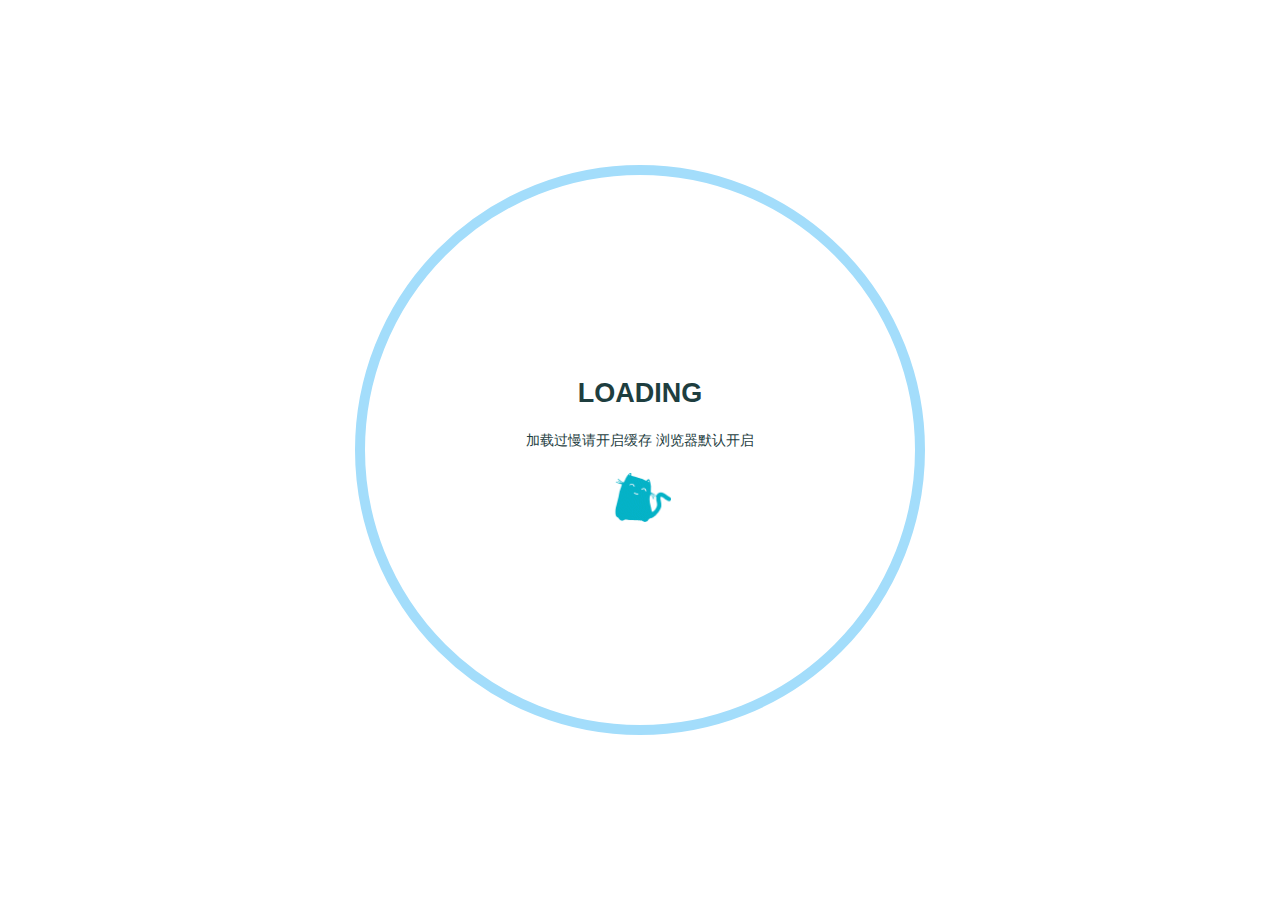
<file: categories/numpy/index.html>
<!DOCTYPE html>
<html lang="en">
<head>
    <meta charset="utf-8" />
    <title>Categories: numpy | Fallstar&#39;s Blog</title>
    <meta name="author" content="Fallstar" />
    <meta name="description" content="" />
    <meta name="keywords" content="" />
    <meta
        name="viewport"
        content="width=device-width, initial-scale=1.0, maximum-scale=1.0, user-scalable=0"
    />
    <link rel="icon" href="/images/avatar.jpg" />
    <link rel="preconnect" href="https://s4.zstatic.net" />
<script src="https://s4.zstatic.net/ajax/libs/vue/3.3.7/vue.global.prod.min.js"></script>
<link rel="stylesheet" href="https://s4.zstatic.net/ajax/libs/font-awesome/6.4.2/css/all.min.css" />
<link rel="preconnect" href="https://fonts.googleapis.cn" />
<link rel="preconnect" href="https://fonts.gstatic.cn" crossorigin />
<link
    rel="stylesheet"
    href="https://fonts.googleapis.cn/css2?family=Fira+Code:wght@400;500;600;700&family=Lexend:wght@400;500;600;700;800;900&family=Noto+Sans+SC:wght@400;500;600;700;800;900&display=swap"
/>
<script> const mixins = {}; </script>

<script src="https://polyfill.alicdn.com/v3/polyfill.min.js?features=default"></script>


<script src="https://s4.zstatic.net/ajax/libs/highlight.js/11.9.0/highlight.min.js"></script>
<script src="https://s4.zstatic.net/ajax/libs/highlightjs-line-numbers.js/2.8.0/highlightjs-line-numbers.min.js"></script>
<link
    rel="stylesheet"
    href="https://s4.zstatic.net/ajax/libs/highlight.js/11.9.0/styles/night-owl.min.css"
/>
<script src="/js/lib/highlight.js"></script>


<script src="https://s4.zstatic.net/ajax/libs/KaTeX/0.16.9/katex.min.js"></script>
<script src="https://s4.zstatic.net/ajax/libs/KaTeX/0.16.9/contrib/auto-render.min.js"></script>
<link rel="stylesheet" href="https://s4.zstatic.net/ajax/libs/KaTeX/0.16.9/katex.min.css" />
<script src="/js/lib/math.js"></script>


<script src="/js/lib/preview.js"></script>





<link rel="stylesheet" href="/css/main.css" />

<meta name="generator" content="Hexo 7.3.0"></head>
<body>
    <div id="layout">
        <transition name="fade">
            <div id="loading" v-show="loading">
                <div id="loading-circle">
                    <h2>LOADING</h2>
                    <p>加载过慢请开启缓存 浏览器默认开启</p>
                    <img src="/images/loading.gif" />
                </div>
            </div>
        </transition>
        <div id="menu" :class="{ hidden: hiddenMenu, 'menu-color': menuColor}">
    <nav id="desktop-menu">
        <a class="title" href="/">
            <span>FALLSTAR&#39;S BLOG</span>
        </a>
        
        <a href="/">
            <i class="fa-solid fa-house fa-fw"></i>
            <span>&ensp;Home</span>
        </a>
        
        <a href="/about">
            <i class="fa-solid fa-id-card fa-fw"></i>
            <span>&ensp;About</span>
        </a>
        
        <a href="/archives">
            <i class="fa-solid fa-box-archive fa-fw"></i>
            <span>&ensp;Archives</span>
        </a>
        
        <a href="/categories">
            <i class="fa-solid fa-bookmark fa-fw"></i>
            <span>&ensp;Categories</span>
        </a>
        
        <a href="/tags">
            <i class="fa-solid fa-tags fa-fw"></i>
            <span>&ensp;Tags</span>
        </a>
        
    </nav>
    <nav id="mobile-menu">
        <div class="title" @click="showMenuItems = !showMenuItems">
            <i class="fa-solid fa-bars fa-fw"></i>
            <span>&emsp;FALLSTAR&#39;S BLOG</span>
        </div>
        <transition name="slide">
            <div class="items" v-show="showMenuItems">
                
                <a href="/">
                    <div class="item">
                        <div style="min-width: 20px; max-width: 50px; width: 10%">
                            <i class="fa-solid fa-house fa-fw"></i>
                        </div>
                        <div style="min-width: 100px; max-width: 150%; width: 20%">Home</div>
                    </div>
                </a>
                
                <a href="/about">
                    <div class="item">
                        <div style="min-width: 20px; max-width: 50px; width: 10%">
                            <i class="fa-solid fa-id-card fa-fw"></i>
                        </div>
                        <div style="min-width: 100px; max-width: 150%; width: 20%">About</div>
                    </div>
                </a>
                
                <a href="/archives">
                    <div class="item">
                        <div style="min-width: 20px; max-width: 50px; width: 10%">
                            <i class="fa-solid fa-box-archive fa-fw"></i>
                        </div>
                        <div style="min-width: 100px; max-width: 150%; width: 20%">Archives</div>
                    </div>
                </a>
                
                <a href="/categories">
                    <div class="item">
                        <div style="min-width: 20px; max-width: 50px; width: 10%">
                            <i class="fa-solid fa-bookmark fa-fw"></i>
                        </div>
                        <div style="min-width: 100px; max-width: 150%; width: 20%">Categories</div>
                    </div>
                </a>
                
                <a href="/tags">
                    <div class="item">
                        <div style="min-width: 20px; max-width: 50px; width: 10%">
                            <i class="fa-solid fa-tags fa-fw"></i>
                        </div>
                        <div style="min-width: 100px; max-width: 150%; width: 20%">Tags</div>
                    </div>
                </a>
                
            </div>
        </transition>
    </nav>
</div>
<transition name="fade">
    <div id="menu-curtain" @click="showMenuItems = !showMenuItems" v-show="showMenuItems"></div>
</transition>

        <div id="main" :class="loading ? 'into-enter-from': 'into-enter-active'">
            <div id="archives">
    
    <div class="categories-tags">
        
        
        
        <span>
            <a href="/categories/numpy/" style="background: linear-gradient(120deg, #9abbf7 0%, #ffbbf4 100%)">
                <span class="icon">
                    <i class="fa-solid fa-bookmark fa-fw"></i>
                </span>
                numpy
            </a>
        </span>
        
        
        
        
        
        <span>
            <a href="/categories/introduction/" style="background: #00bcd4">
                <span class="icon">
                    <i class="fa-solid fa-bookmark fa-fw"></i>
                </span>
                introduction
            </a>
        </span>
        
        
        
        <span>
            <a href="/categories/numpy/python/" style="background: #03a9f4">
                <span class="icon">
                    <i class="fa-solid fa-bookmark fa-fw"></i>
                </span>
                python
            </a>
        </span>
        
        
    </div>
    
    <div class="timeline">
        <div class="timeline-tail"></div>
        <div class="timeline-content">
            <div class="item-time">2025/3/6</div>
            <a href="/2025/03/06/1/">
                <h3>numpy基础教学</h3>
            </a>
            <div class="info">
                
                <span class="category">
                    <a href="/categories/numpy/">
                        <span class="icon">
                            <i class="fa-solid fa-bookmark fa-fw"></i>
                        </span>
                        numpy
                    </a>
                </span>
                
                
            </div>
        </div>
    </div>
    
</div>

            <footer id="footer">
    <div id="footer-wrap">
        <div>
            &copy;
            2025 - 2025 Fallstar&#39;s Blog
            <span id="footer-icon">
                <i class="fa-solid fa-font-awesome fa-fw"></i>
            </span>
            &commat;Fallstar
        </div>
        <div>
            Based on the <a target="_blank" rel="noopener" href="https://hexo.io">Hexo Engine</a> &amp;
            <a target="_blank" rel="noopener" href="https://github.com/theme-particlex/hexo-theme-particlex">ParticleX Theme</a>
        </div>
        
    </div>
</footer>

        </div>
        
        <transition name="fade">
            <div id="preview" ref="preview" v-show="previewShow">
                <img id="preview-content" ref="previewContent" />
            </div>
        </transition>
        
    </div>
    <script src="/js/main.js"></script>
    
</body>
</html>
</file>
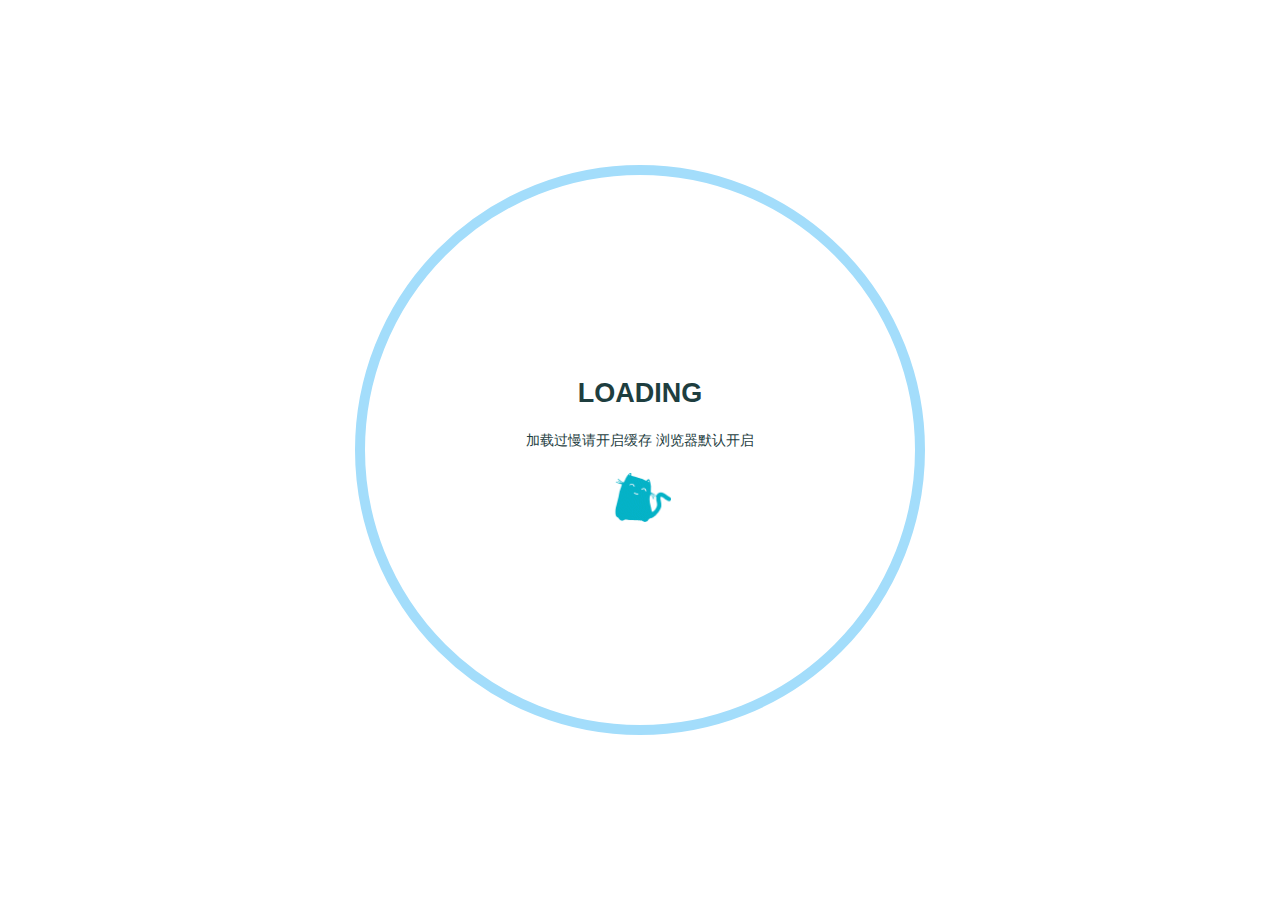
<file: categories/numpy/python/index.html>
<!DOCTYPE html>
<html lang="en">
<head>
    <meta charset="utf-8" />
    <title>Categories: python | Fallstar&#39;s Blog</title>
    <meta name="author" content="Fallstar" />
    <meta name="description" content="" />
    <meta name="keywords" content="" />
    <meta
        name="viewport"
        content="width=device-width, initial-scale=1.0, maximum-scale=1.0, user-scalable=0"
    />
    <link rel="icon" href="/images/avatar.jpg" />
    <link rel="preconnect" href="https://s4.zstatic.net" />
<script src="https://s4.zstatic.net/ajax/libs/vue/3.3.7/vue.global.prod.min.js"></script>
<link rel="stylesheet" href="https://s4.zstatic.net/ajax/libs/font-awesome/6.4.2/css/all.min.css" />
<link rel="preconnect" href="https://fonts.googleapis.cn" />
<link rel="preconnect" href="https://fonts.gstatic.cn" crossorigin />
<link
    rel="stylesheet"
    href="https://fonts.googleapis.cn/css2?family=Fira+Code:wght@400;500;600;700&family=Lexend:wght@400;500;600;700;800;900&family=Noto+Sans+SC:wght@400;500;600;700;800;900&display=swap"
/>
<script> const mixins = {}; </script>

<script src="https://polyfill.alicdn.com/v3/polyfill.min.js?features=default"></script>


<script src="https://s4.zstatic.net/ajax/libs/highlight.js/11.9.0/highlight.min.js"></script>
<script src="https://s4.zstatic.net/ajax/libs/highlightjs-line-numbers.js/2.8.0/highlightjs-line-numbers.min.js"></script>
<link
    rel="stylesheet"
    href="https://s4.zstatic.net/ajax/libs/highlight.js/11.9.0/styles/night-owl.min.css"
/>
<script src="/js/lib/highlight.js"></script>


<script src="https://s4.zstatic.net/ajax/libs/KaTeX/0.16.9/katex.min.js"></script>
<script src="https://s4.zstatic.net/ajax/libs/KaTeX/0.16.9/contrib/auto-render.min.js"></script>
<link rel="stylesheet" href="https://s4.zstatic.net/ajax/libs/KaTeX/0.16.9/katex.min.css" />
<script src="/js/lib/math.js"></script>


<script src="/js/lib/preview.js"></script>





<link rel="stylesheet" href="/css/main.css" />

<meta name="generator" content="Hexo 7.3.0"></head>
<body>
    <div id="layout">
        <transition name="fade">
            <div id="loading" v-show="loading">
                <div id="loading-circle">
                    <h2>LOADING</h2>
                    <p>加载过慢请开启缓存 浏览器默认开启</p>
                    <img src="/images/loading.gif" />
                </div>
            </div>
        </transition>
        <div id="menu" :class="{ hidden: hiddenMenu, 'menu-color': menuColor}">
    <nav id="desktop-menu">
        <a class="title" href="/">
            <span>FALLSTAR&#39;S BLOG</span>
        </a>
        
        <a href="/">
            <i class="fa-solid fa-house fa-fw"></i>
            <span>&ensp;Home</span>
        </a>
        
        <a href="/about">
            <i class="fa-solid fa-id-card fa-fw"></i>
            <span>&ensp;About</span>
        </a>
        
        <a href="/archives">
            <i class="fa-solid fa-box-archive fa-fw"></i>
            <span>&ensp;Archives</span>
        </a>
        
        <a href="/categories">
            <i class="fa-solid fa-bookmark fa-fw"></i>
            <span>&ensp;Categories</span>
        </a>
        
        <a href="/tags">
            <i class="fa-solid fa-tags fa-fw"></i>
            <span>&ensp;Tags</span>
        </a>
        
    </nav>
    <nav id="mobile-menu">
        <div class="title" @click="showMenuItems = !showMenuItems">
            <i class="fa-solid fa-bars fa-fw"></i>
            <span>&emsp;FALLSTAR&#39;S BLOG</span>
        </div>
        <transition name="slide">
            <div class="items" v-show="showMenuItems">
                
                <a href="/">
                    <div class="item">
                        <div style="min-width: 20px; max-width: 50px; width: 10%">
                            <i class="fa-solid fa-house fa-fw"></i>
                        </div>
                        <div style="min-width: 100px; max-width: 150%; width: 20%">Home</div>
                    </div>
                </a>
                
                <a href="/about">
                    <div class="item">
                        <div style="min-width: 20px; max-width: 50px; width: 10%">
                            <i class="fa-solid fa-id-card fa-fw"></i>
                        </div>
                        <div style="min-width: 100px; max-width: 150%; width: 20%">About</div>
                    </div>
                </a>
                
                <a href="/archives">
                    <div class="item">
                        <div style="min-width: 20px; max-width: 50px; width: 10%">
                            <i class="fa-solid fa-box-archive fa-fw"></i>
                        </div>
                        <div style="min-width: 100px; max-width: 150%; width: 20%">Archives</div>
                    </div>
                </a>
                
                <a href="/categories">
                    <div class="item">
                        <div style="min-width: 20px; max-width: 50px; width: 10%">
                            <i class="fa-solid fa-bookmark fa-fw"></i>
                        </div>
                        <div style="min-width: 100px; max-width: 150%; width: 20%">Categories</div>
                    </div>
                </a>
                
                <a href="/tags">
                    <div class="item">
                        <div style="min-width: 20px; max-width: 50px; width: 10%">
                            <i class="fa-solid fa-tags fa-fw"></i>
                        </div>
                        <div style="min-width: 100px; max-width: 150%; width: 20%">Tags</div>
                    </div>
                </a>
                
            </div>
        </transition>
    </nav>
</div>
<transition name="fade">
    <div id="menu-curtain" @click="showMenuItems = !showMenuItems" v-show="showMenuItems"></div>
</transition>

        <div id="main" :class="loading ? 'into-enter-from': 'into-enter-active'">
            <div id="archives">
    
    <div class="categories-tags">
        
        
        
        <span>
            <a href="/categories/numpy/" style="background: #ff7d73">
                <span class="icon">
                    <i class="fa-solid fa-bookmark fa-fw"></i>
                </span>
                numpy
            </a>
        </span>
        
        
        
        <span>
            <a href="/categories/introduction/" style="background: #00a596">
                <span class="icon">
                    <i class="fa-solid fa-bookmark fa-fw"></i>
                </span>
                introduction
            </a>
        </span>
        
        
        
        <span>
            <a href="/categories/numpy/python/" style="background: linear-gradient(120deg, #9abbf7 0%, #ffbbf4 100%)">
                <span class="icon">
                    <i class="fa-solid fa-bookmark fa-fw"></i>
                </span>
                python
            </a>
        </span>
        
        
        
        
    </div>
    
    <div class="timeline">
        <div class="timeline-tail"></div>
        <div class="timeline-content">
            <div class="item-time">2025/3/6</div>
            <a href="/2025/03/06/1/">
                <h3>numpy基础教学</h3>
            </a>
            <div class="info">
                
                <span class="category">
                    <a href="/categories/numpy/">
                        <span class="icon">
                            <i class="fa-solid fa-bookmark fa-fw"></i>
                        </span>
                        numpy
                    </a>
                </span>
                
                
            </div>
        </div>
    </div>
    
</div>

            <footer id="footer">
    <div id="footer-wrap">
        <div>
            &copy;
            2025 - 2025 Fallstar&#39;s Blog
            <span id="footer-icon">
                <i class="fa-solid fa-font-awesome fa-fw"></i>
            </span>
            &commat;Fallstar
        </div>
        <div>
            Based on the <a target="_blank" rel="noopener" href="https://hexo.io">Hexo Engine</a> &amp;
            <a target="_blank" rel="noopener" href="https://github.com/theme-particlex/hexo-theme-particlex">ParticleX Theme</a>
        </div>
        
    </div>
</footer>

        </div>
        
        <transition name="fade">
            <div id="preview" ref="preview" v-show="previewShow">
                <img id="preview-content" ref="previewContent" />
            </div>
        </transition>
        
    </div>
    <script src="/js/main.js"></script>
    
</body>
</html>
</file>
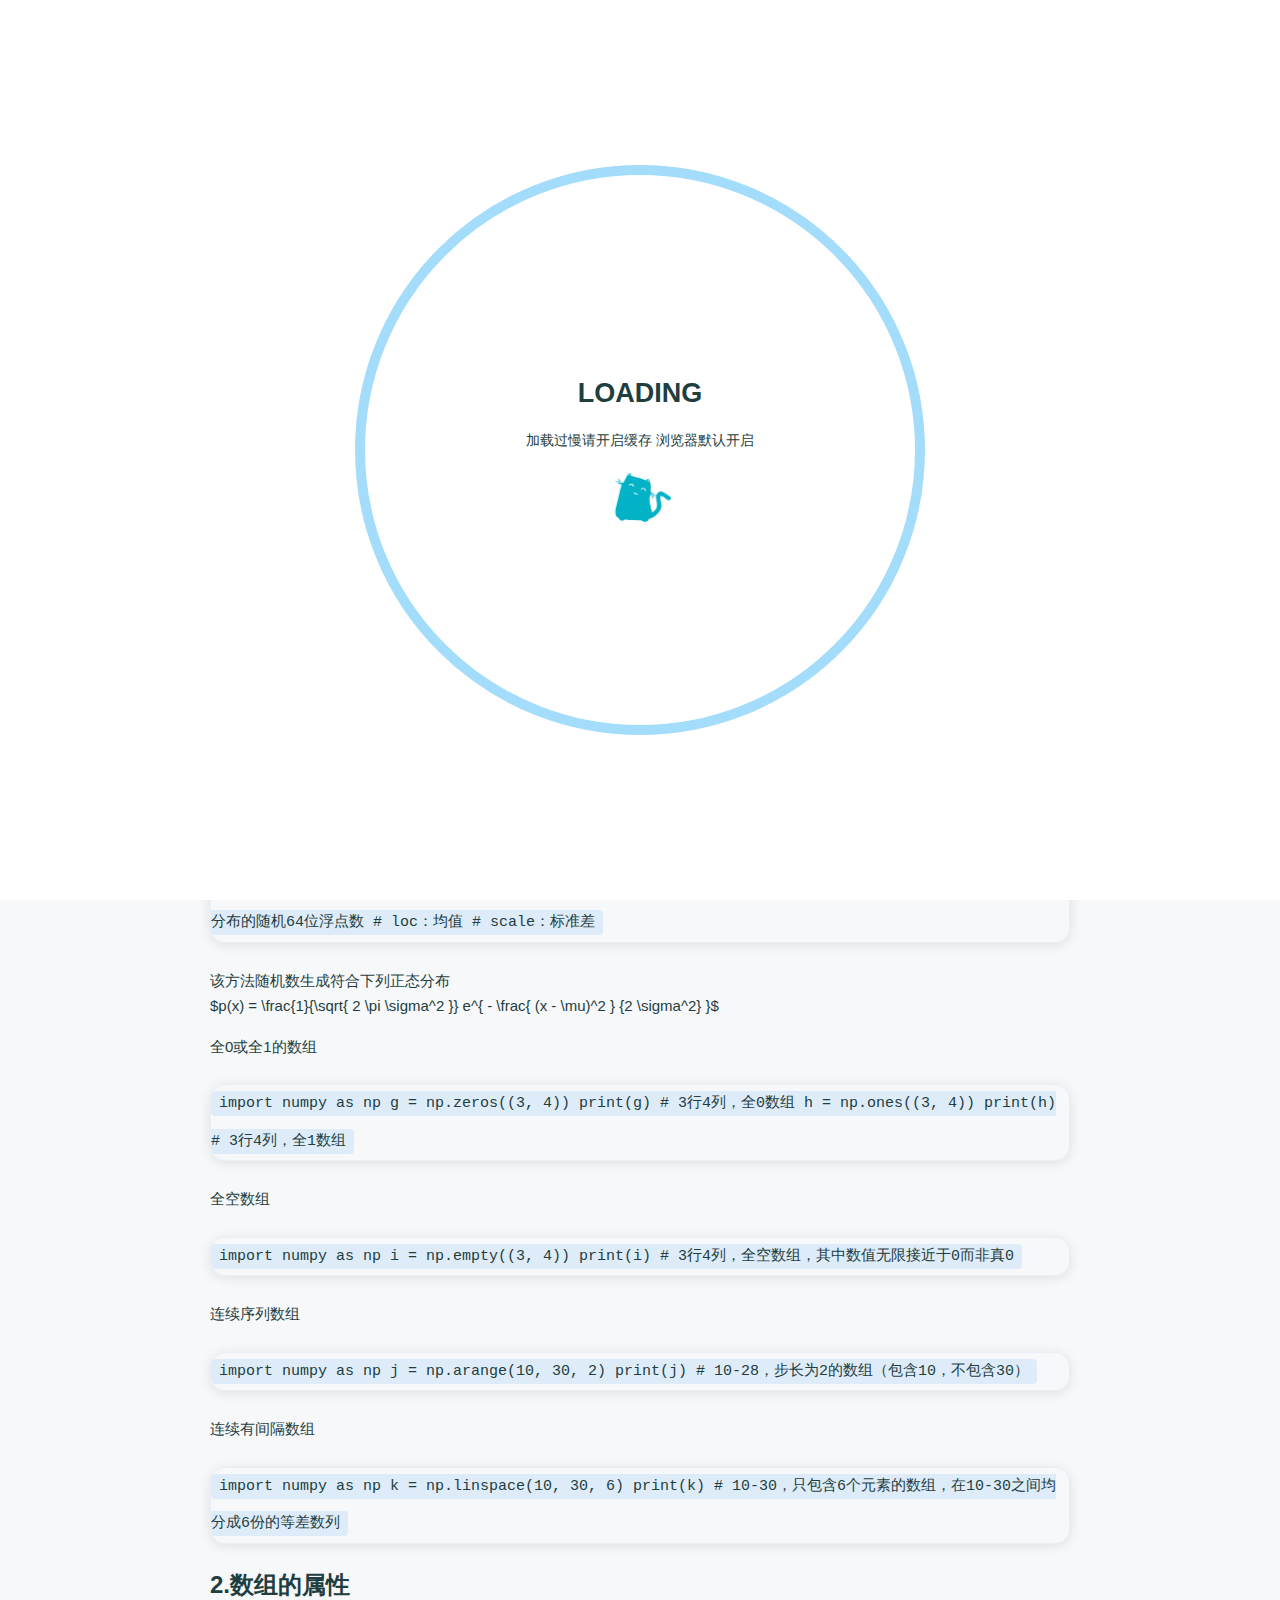
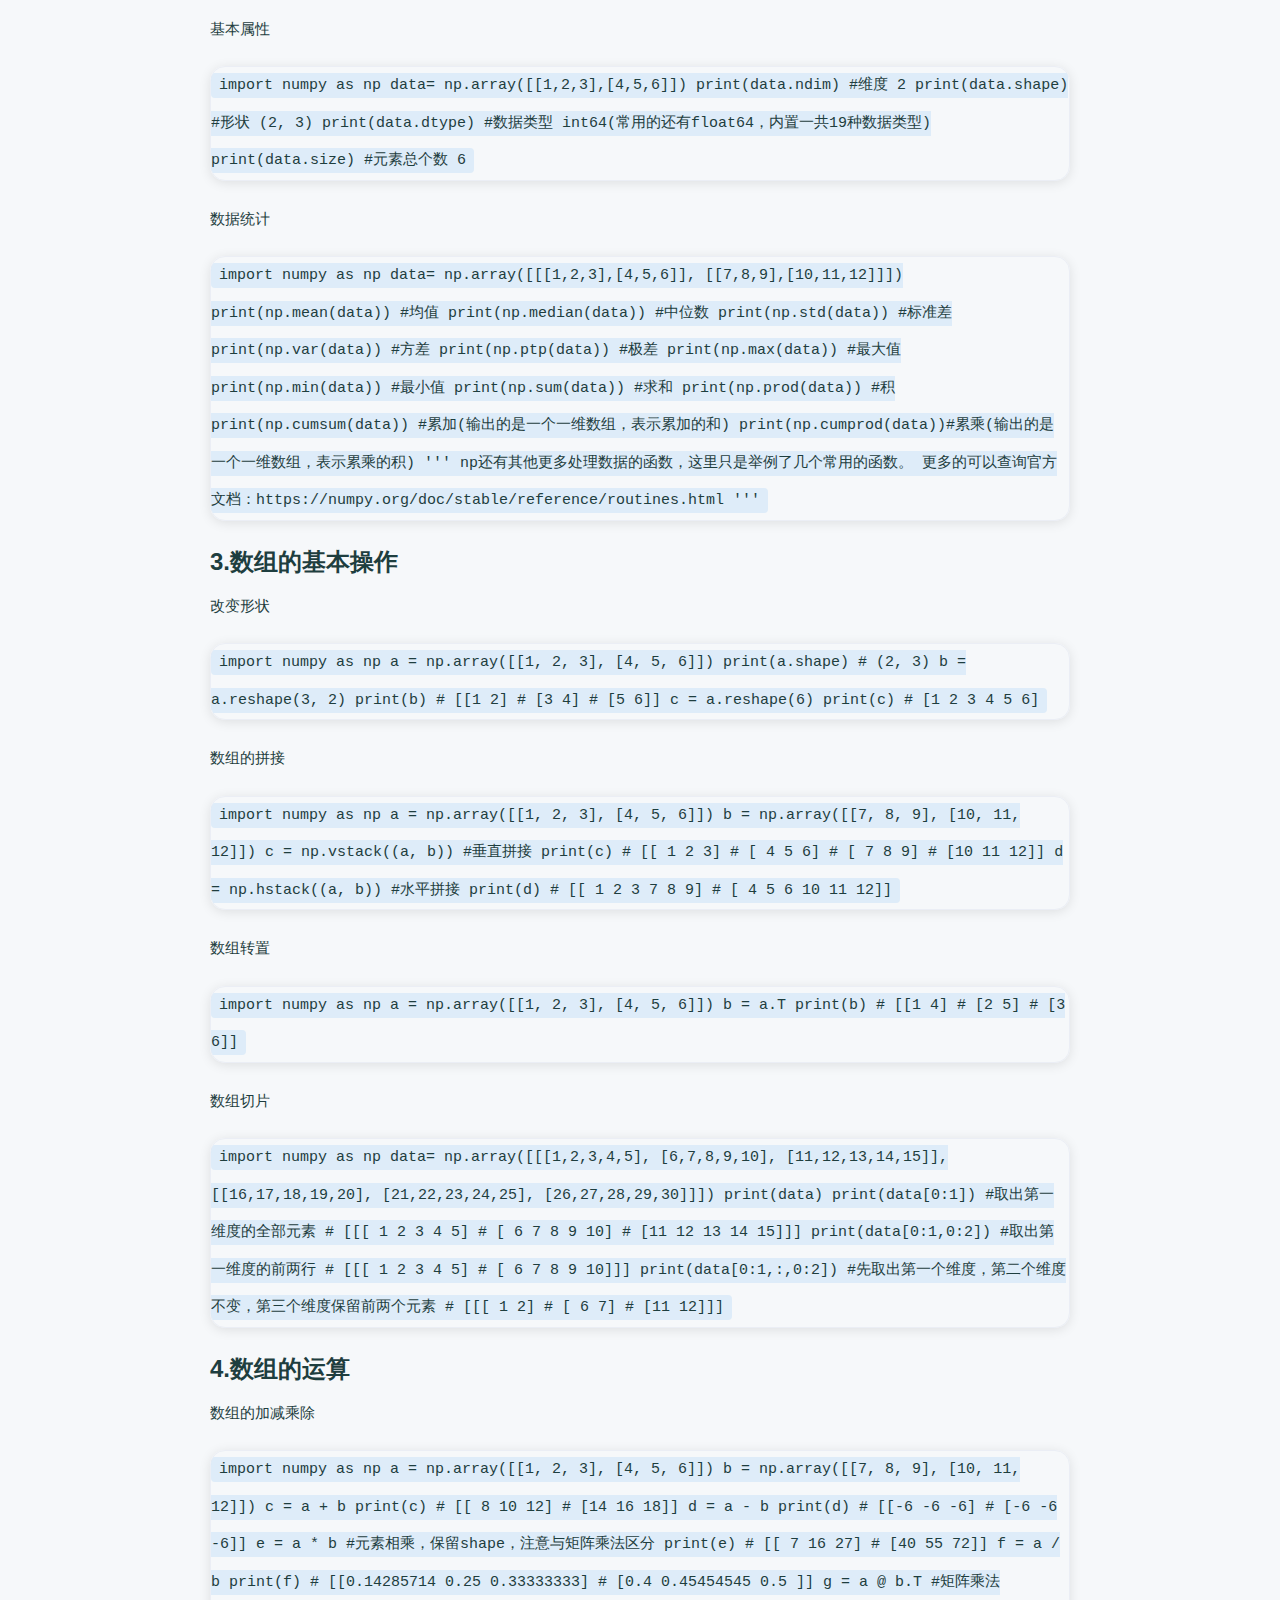
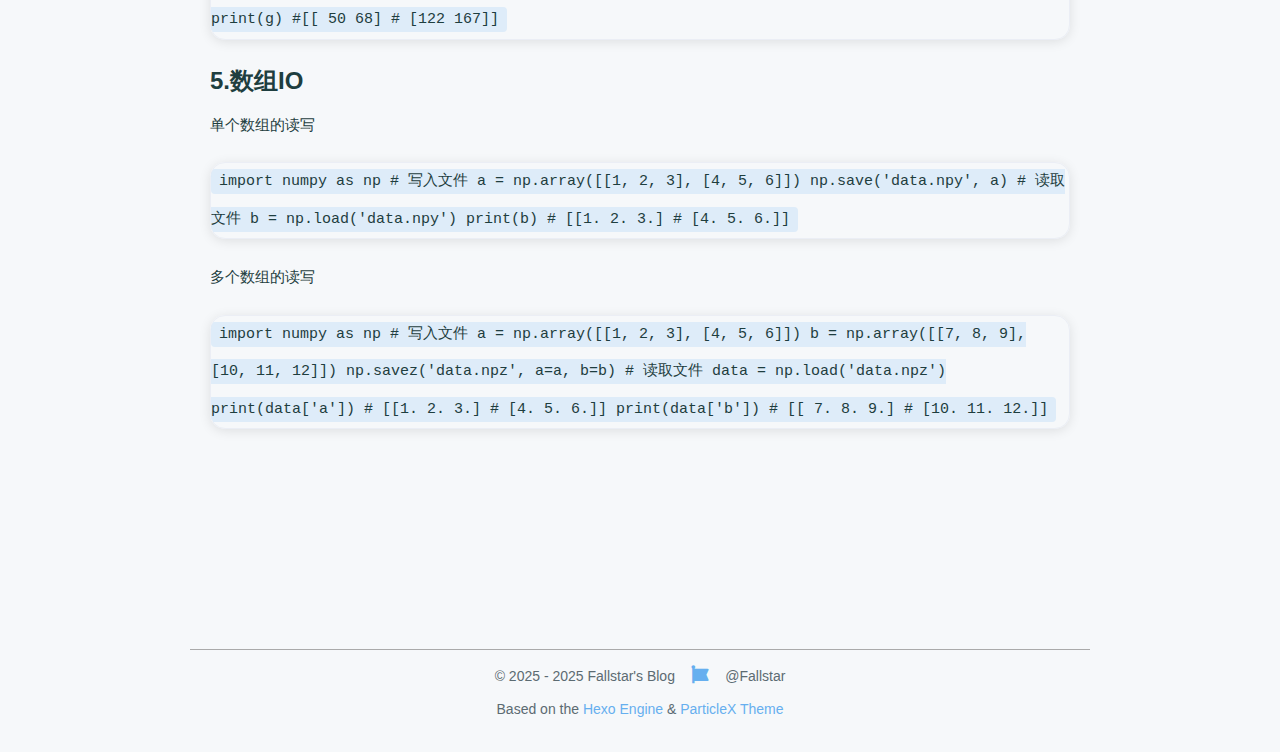
<file: 2025/03/06/1/index.html>
<!DOCTYPE html>
<html lang="en">
<head>
    <meta charset="utf-8" />
    <title>numpy基础教学 | Fallstar&#39;s Blog</title>
    <meta name="author" content="Fallstar" />
    <meta name="description" content="" />
    <meta name="keywords" content="" />
    <meta
        name="viewport"
        content="width=device-width, initial-scale=1.0, maximum-scale=1.0, user-scalable=0"
    />
    <link rel="icon" href="/images/avatar.jpg" />
    <link rel="preconnect" href="https://s4.zstatic.net" />
<script src="https://s4.zstatic.net/ajax/libs/vue/3.3.7/vue.global.prod.min.js"></script>
<link rel="stylesheet" href="https://s4.zstatic.net/ajax/libs/font-awesome/6.4.2/css/all.min.css" />
<link rel="preconnect" href="https://fonts.googleapis.cn" />
<link rel="preconnect" href="https://fonts.gstatic.cn" crossorigin />
<link
    rel="stylesheet"
    href="https://fonts.googleapis.cn/css2?family=Fira+Code:wght@400;500;600;700&family=Lexend:wght@400;500;600;700;800;900&family=Noto+Sans+SC:wght@400;500;600;700;800;900&display=swap"
/>
<script> const mixins = {}; </script>

<script src="https://polyfill.alicdn.com/v3/polyfill.min.js?features=default"></script>


<script src="https://s4.zstatic.net/ajax/libs/highlight.js/11.9.0/highlight.min.js"></script>
<script src="https://s4.zstatic.net/ajax/libs/highlightjs-line-numbers.js/2.8.0/highlightjs-line-numbers.min.js"></script>
<link
    rel="stylesheet"
    href="https://s4.zstatic.net/ajax/libs/highlight.js/11.9.0/styles/night-owl.min.css"
/>
<script src="/js/lib/highlight.js"></script>


<script src="https://s4.zstatic.net/ajax/libs/KaTeX/0.16.9/katex.min.js"></script>
<script src="https://s4.zstatic.net/ajax/libs/KaTeX/0.16.9/contrib/auto-render.min.js"></script>
<link rel="stylesheet" href="https://s4.zstatic.net/ajax/libs/KaTeX/0.16.9/katex.min.css" />
<script src="/js/lib/math.js"></script>


<script src="/js/lib/preview.js"></script>






<script src="https://s4.zstatic.net/ajax/libs/waline/2.15.8/waline.min.js"></script>
<link rel="stylesheet" href="https://s4.zstatic.net/ajax/libs/waline/2.15.8/waline.min.css" />
<link rel="stylesheet" href="https://s4.zstatic.net/ajax/libs/waline/2.15.8/waline-meta.min.css" />




<link rel="stylesheet" href="/css/main.css" />

<meta name="generator" content="Hexo 7.3.0"></head>
<body>
    <div id="layout">
        <transition name="fade">
            <div id="loading" v-show="loading">
                <div id="loading-circle">
                    <h2>LOADING</h2>
                    <p>加载过慢请开启缓存 浏览器默认开启</p>
                    <img src="/images/loading.gif" />
                </div>
            </div>
        </transition>
        <div id="menu" :class="{ hidden: hiddenMenu, 'menu-color': menuColor}">
    <nav id="desktop-menu">
        <a class="title" href="/">
            <span>FALLSTAR&#39;S BLOG</span>
        </a>
        
        <a href="/">
            <i class="fa-solid fa-house fa-fw"></i>
            <span>&ensp;Home</span>
        </a>
        
        <a href="/about">
            <i class="fa-solid fa-id-card fa-fw"></i>
            <span>&ensp;About</span>
        </a>
        
        <a href="/archives">
            <i class="fa-solid fa-box-archive fa-fw"></i>
            <span>&ensp;Archives</span>
        </a>
        
        <a href="/categories">
            <i class="fa-solid fa-bookmark fa-fw"></i>
            <span>&ensp;Categories</span>
        </a>
        
        <a href="/tags">
            <i class="fa-solid fa-tags fa-fw"></i>
            <span>&ensp;Tags</span>
        </a>
        
    </nav>
    <nav id="mobile-menu">
        <div class="title" @click="showMenuItems = !showMenuItems">
            <i class="fa-solid fa-bars fa-fw"></i>
            <span>&emsp;FALLSTAR&#39;S BLOG</span>
        </div>
        <transition name="slide">
            <div class="items" v-show="showMenuItems">
                
                <a href="/">
                    <div class="item">
                        <div style="min-width: 20px; max-width: 50px; width: 10%">
                            <i class="fa-solid fa-house fa-fw"></i>
                        </div>
                        <div style="min-width: 100px; max-width: 150%; width: 20%">Home</div>
                    </div>
                </a>
                
                <a href="/about">
                    <div class="item">
                        <div style="min-width: 20px; max-width: 50px; width: 10%">
                            <i class="fa-solid fa-id-card fa-fw"></i>
                        </div>
                        <div style="min-width: 100px; max-width: 150%; width: 20%">About</div>
                    </div>
                </a>
                
                <a href="/archives">
                    <div class="item">
                        <div style="min-width: 20px; max-width: 50px; width: 10%">
                            <i class="fa-solid fa-box-archive fa-fw"></i>
                        </div>
                        <div style="min-width: 100px; max-width: 150%; width: 20%">Archives</div>
                    </div>
                </a>
                
                <a href="/categories">
                    <div class="item">
                        <div style="min-width: 20px; max-width: 50px; width: 10%">
                            <i class="fa-solid fa-bookmark fa-fw"></i>
                        </div>
                        <div style="min-width: 100px; max-width: 150%; width: 20%">Categories</div>
                    </div>
                </a>
                
                <a href="/tags">
                    <div class="item">
                        <div style="min-width: 20px; max-width: 50px; width: 10%">
                            <i class="fa-solid fa-tags fa-fw"></i>
                        </div>
                        <div style="min-width: 100px; max-width: 150%; width: 20%">Tags</div>
                    </div>
                </a>
                
            </div>
        </transition>
    </nav>
</div>
<transition name="fade">
    <div id="menu-curtain" @click="showMenuItems = !showMenuItems" v-show="showMenuItems"></div>
</transition>

        <div id="main" :class="loading ? 'into-enter-from': 'into-enter-active'">
            <div class="article">
    <div>
        <h1>numpy基础教学</h1>
    </div>
    <div class="info">
        <span class="date">
            <span class="icon">
                <i class="fa-solid fa-calendar fa-fw"></i>
            </span>
            2025/3/6
        </span>
        
        <span class="category">
            <a href="/categories/numpy/">
                <span class="icon">
                    <i class="fa-solid fa-bookmark fa-fw"></i>
                </span>
                numpy
            </a>
        </span>
        
        
    </div>
    
    <div class="content" v-pre>
        <p>这是一篇关于python中numpy库的基础教学。</p>
<span id="more"></span>

<h3 id="1-数组的创建"><a href="#1-数组的创建" class="headerlink" title="1.数组的创建"></a>1.数组的创建</h3><p>一维数组</p>
<pre><code class="python">import numpy as np

a = np.array([1, 2, 3, 4, 5])
print(a)
</code></pre>
<p>二维数组</p>
<pre><code class="python">import numpy as np

b = np.array([[1, 2, 3], [4, 5, 6]])
print(b)
</code></pre>
<p>随机数组</p>
<pre><code class="python">import numpy as np

c = np.random.rand(3, 4)
print(c)
# 3行4列，0-1之间均匀分布的随机64位浮点数
</code></pre>
<pre><code class="python">import numpy as np

d = np.random.randint(1, 10, size=(3, 4))
print(d)
# 3行4列，1-10之间均匀分布的随机整数
</code></pre>
<pre><code class="python">import numpy as np

e = np.random.randn(3, 4)
print(e)
# 3行4列，标准正态分布的随机64位浮点数
</code></pre>
<pre><code class="python">import numpy as np

f = np.random.normal(loc=0, scale=1, size=(3, 4))
print(f)
# 3行4列，符合正态分布的随机64位浮点数
# loc：均值
# scale：标准差
</code></pre>
<p>该方法随机数生成符合下列正态分布<br>$p(x) &#x3D; \frac{1}{\sqrt{ 2 \pi \sigma^2 }} e^{ - \frac{ (x - \mu)^2 } {2 \sigma^2} }$</p>
<p>全0或全1的数组</p>
<pre><code class="python">import numpy as np

g = np.zeros((3, 4))
print(g)
# 3行4列，全0数组

h = np.ones((3, 4))
print(h)
# 3行4列，全1数组
</code></pre>
<p>全空数组</p>
<pre><code class="python">import numpy as np

i = np.empty((3, 4))
print(i)
# 3行4列，全空数组，其中数值无限接近于0而非真0
</code></pre>
<p>连续序列数组</p>
<pre><code class="python">import numpy as np

j = np.arange(10, 30, 2)
print(j)
# 10-28，步长为2的数组（包含10，不包含30）
</code></pre>
<p>连续有间隔数组</p>
<pre><code class="python">import numpy as np

k = np.linspace(10, 30, 6)
print(k)
# 10-30，只包含6个元素的数组，在10-30之间均分成6份的等差数列
</code></pre>
<h3 id="2-数组的属性"><a href="#2-数组的属性" class="headerlink" title="2.数组的属性"></a>2.数组的属性</h3><p>基本属性</p>
<pre><code class="python">import numpy as np

data= np.array([[1,2,3],[4,5,6]])

print(data.ndim)  #维度 2
print(data.shape) #形状 (2, 3)
print(data.dtype) #数据类型 int64(常用的还有float64，内置一共19种数据类型)
print(data.size)  #元素总个数 6
</code></pre>
<p>数据统计</p>
<pre><code class="python">import numpy as np

data= np.array([[[1,2,3],[4,5,6]],
                [[7,8,9],[10,11,12]]])

print(np.mean(data))   #均值
print(np.median(data)) #中位数
print(np.std(data))    #标准差
print(np.var(data))    #方差
print(np.ptp(data))    #极差
print(np.max(data))    #最大值
print(np.min(data))    #最小值
print(np.sum(data))    #求和
print(np.prod(data))   #积
print(np.cumsum(data)) #累加(输出的是一个一维数组，表示累加的和)
print(np.cumprod(data))#累乘(输出的是一个一维数组，表示累乘的积)

&#39;&#39;&#39;
np还有其他更多处理数据的函数，这里只是举例了几个常用的函数。
更多的可以查询官方文档：https://numpy.org/doc/stable/reference/routines.html
&#39;&#39;&#39;
</code></pre>
<h3 id="3-数组的基本操作"><a href="#3-数组的基本操作" class="headerlink" title="3.数组的基本操作"></a>3.数组的基本操作</h3><p>改变形状</p>
<pre><code class="python">import numpy as np

a = np.array([[1, 2, 3], [4, 5, 6]])
print(a.shape)
# (2, 3)

b = a.reshape(3, 2)
print(b)
# [[1 2]
#  [3 4]
#  [5 6]]

c = a.reshape(6)
print(c)
# [1 2 3 4 5 6]
</code></pre>
<p>数组的拼接</p>
<pre><code class="python">import numpy as np

a = np.array([[1, 2, 3], [4, 5, 6]])
b = np.array([[7, 8, 9], [10, 11, 12]])

c = np.vstack((a, b)) #垂直拼接
print(c)
# [[ 1  2  3]
#  [ 4  5  6]
#  [ 7  8  9]
#  [10 11 12]]

d = np.hstack((a, b)) #水平拼接
print(d)
# [[ 1  2  3  7  8  9]
#  [ 4  5  6 10 11 12]]
</code></pre>
<p>数组转置</p>
<pre><code class="python">import numpy as np

a = np.array([[1, 2, 3], [4, 5, 6]])

b = a.T
print(b)
# [[1 4]
#  [2 5]
#  [3 6]]
</code></pre>
<p>数组切片</p>
<pre><code class="python">import numpy as np

data= np.array([[[1,2,3,4,5],
                 [6,7,8,9,10],
                 [11,12,13,14,15]],
                [[16,17,18,19,20],
                 [21,22,23,24,25],
                 [26,27,28,29,30]]])
print(data)

print(data[0:1])
#取出第一维度的全部元素
# [[[ 1  2  3  4  5]
#   [ 6  7  8  9 10]
#   [11 12 13 14 15]]]

print(data[0:1,0:2])
#取出第一维度的前两行
# [[[ 1  2  3  4  5]
#   [ 6  7  8  9 10]]]

print(data[0:1,:,0:2])
#先取出第一个维度，第二个维度不变，第三个维度保留前两个元素
# [[[ 1  2]
#   [ 6  7]
#   [11 12]]]
</code></pre>
<h3 id="4-数组的运算"><a href="#4-数组的运算" class="headerlink" title="4.数组的运算"></a>4.数组的运算</h3><p>数组的加减乘除</p>
<pre><code class="python">import numpy as np

a = np.array([[1, 2, 3], [4, 5, 6]])
b = np.array([[7, 8, 9], [10, 11, 12]])

c = a + b
print(c)
# [[ 8  10  12]
#  [14 16 18]]

d = a - b
print(d)
# [[-6 -6 -6]
#  [-6 -6 -6]]

e = a * b #元素相乘，保留shape，注意与矩阵乘法区分
print(e)
# [[ 7 16 27]
#  [40 55 72]]

f = a / b
print(f)
# [[0.14285714 0.25       0.33333333]
#  [0.4        0.45454545 0.5       ]]

g = a @ b.T #矩阵乘法
print(g)
#[[ 50  68]
# [122 167]]
</code></pre>
<h3 id="5-数组IO"><a href="#5-数组IO" class="headerlink" title="5.数组IO"></a>5.数组IO</h3><p>单个数组的读写</p>
<pre><code class="python">import numpy as np

# 写入文件
a = np.array([[1, 2, 3], [4, 5, 6]])
np.save(&#39;data.npy&#39;, a)

# 读取文件
b = np.load(&#39;data.npy&#39;)
print(b)
# [[1. 2. 3.]
#  [4. 5. 6.]]
</code></pre>
<p>多个数组的读写</p>
<pre><code class="python">import numpy as np

# 写入文件
a = np.array([[1, 2, 3], [4, 5, 6]])
b = np.array([[7, 8, 9], [10, 11, 12]])
np.savez(&#39;data.npz&#39;, a=a, b=b)

# 读取文件
data = np.load(&#39;data.npz&#39;)
print(data[&#39;a&#39;])
# [[1. 2. 3.]
#  [4. 5. 6.]]

print(data[&#39;b&#39;])
# [[ 7.  8.  9.]
#  [10. 11. 12.]]
</code></pre>

    </div>
    
    
    
    
    
    <div id="comment">
        <div id="waline-container"></div>
    </div>
    
    
    
</div>

            <footer id="footer">
    <div id="footer-wrap">
        <div>
            &copy;
            2025 - 2025 Fallstar&#39;s Blog
            <span id="footer-icon">
                <i class="fa-solid fa-font-awesome fa-fw"></i>
            </span>
            &commat;Fallstar
        </div>
        <div>
            Based on the <a target="_blank" rel="noopener" href="https://hexo.io">Hexo Engine</a> &amp;
            <a target="_blank" rel="noopener" href="https://github.com/theme-particlex/hexo-theme-particlex">ParticleX Theme</a>
        </div>
        
    </div>
</footer>

        </div>
        
        <transition name="fade">
            <div id="preview" ref="preview" v-show="previewShow">
                <img id="preview-content" ref="previewContent" />
            </div>
        </transition>
        
    </div>
    <script src="/js/main.js"></script>
    
    


<script>
    Waline.init({
        el: "#waline-container",
        serverURL: "https://waline-brown-ten.vercel.app/",
        commentCount: true,
        pageview: false,
        emoji: "https://unpkg.com/@waline/emojis@1.2.0/weibo,https://unpkg.com/@waline/emojis@1.2.0/alus,https://unpkg.com/@waline/emojis@1.2.0/bilibili,https://unpkg.com/@waline/emojis@1.2.0/qq,https://unpkg.com/@waline/emojis@1.2.0/tieba,https://unpkg.com/@waline/emojis@1.2.0/tw-emoji".split(","),
        meta: "nick,mail,link".split(","),
        requiredMeta: "nick".split(","),
        lang: "zh-CN",
        wordLimit: 0,
        pageSize: "10",
        login: "enable",
        
    });
</script>



    
</body>
</html>
</file>
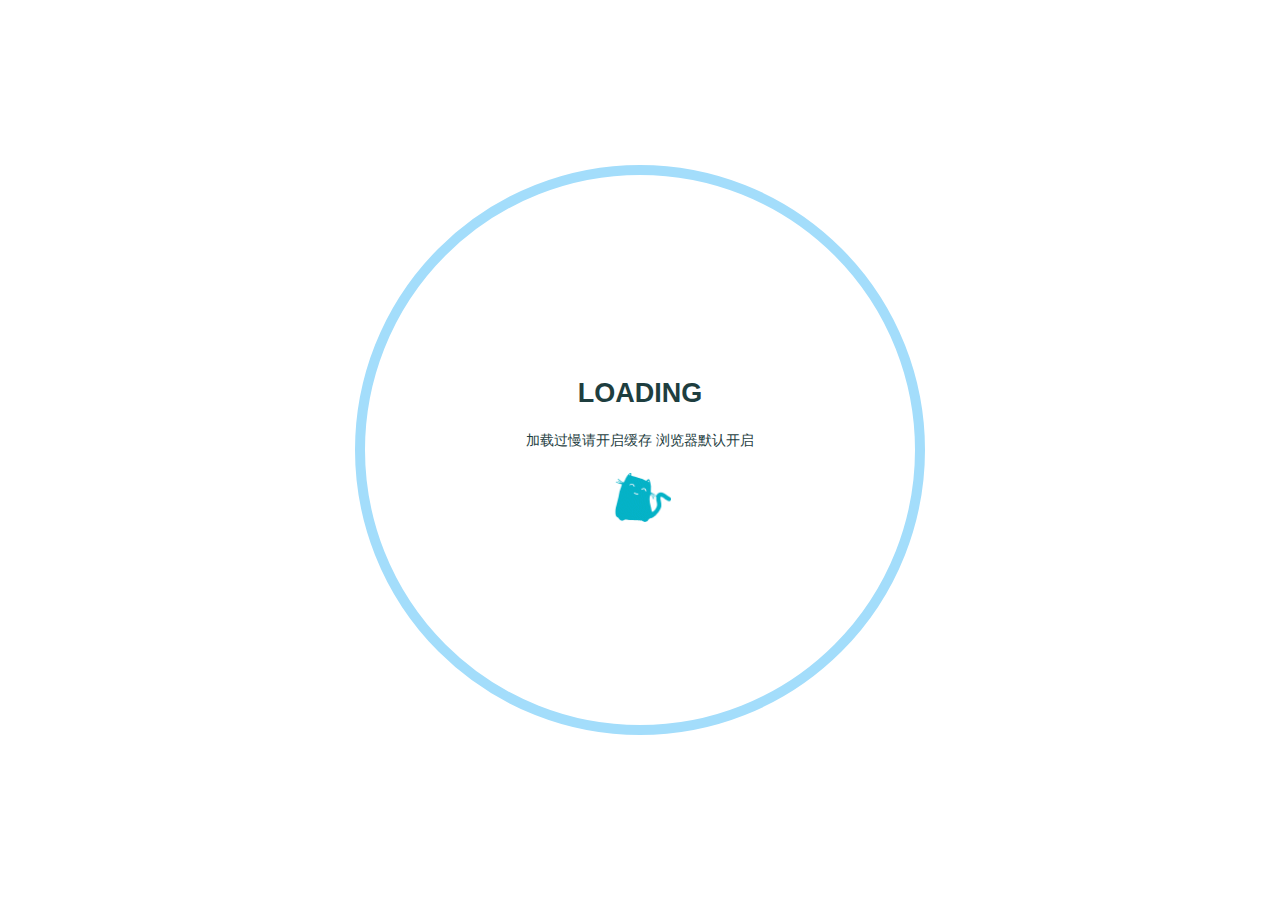
<file: 2025/03/06/discription/index.html>
<!DOCTYPE html>
<html lang="en">
<head>
    <meta charset="utf-8" />
    <title>博客简介 | Fallstar&#39;s Blog</title>
    <meta name="author" content="Fallstar" />
    <meta name="description" content="" />
    <meta name="keywords" content="" />
    <meta
        name="viewport"
        content="width=device-width, initial-scale=1.0, maximum-scale=1.0, user-scalable=0"
    />
    <link rel="icon" href="/images/avatar.jpg" />
    <link rel="preconnect" href="https://s4.zstatic.net" />
<script src="https://s4.zstatic.net/ajax/libs/vue/3.3.7/vue.global.prod.min.js"></script>
<link rel="stylesheet" href="https://s4.zstatic.net/ajax/libs/font-awesome/6.4.2/css/all.min.css" />
<link rel="preconnect" href="https://fonts.googleapis.cn" />
<link rel="preconnect" href="https://fonts.gstatic.cn" crossorigin />
<link
    rel="stylesheet"
    href="https://fonts.googleapis.cn/css2?family=Fira+Code:wght@400;500;600;700&family=Lexend:wght@400;500;600;700;800;900&family=Noto+Sans+SC:wght@400;500;600;700;800;900&display=swap"
/>
<script> const mixins = {}; </script>

<script src="https://polyfill.alicdn.com/v3/polyfill.min.js?features=default"></script>


<script src="https://s4.zstatic.net/ajax/libs/highlight.js/11.9.0/highlight.min.js"></script>
<script src="https://s4.zstatic.net/ajax/libs/highlightjs-line-numbers.js/2.8.0/highlightjs-line-numbers.min.js"></script>
<link
    rel="stylesheet"
    href="https://s4.zstatic.net/ajax/libs/highlight.js/11.9.0/styles/night-owl.min.css"
/>
<script src="/js/lib/highlight.js"></script>


<script src="https://s4.zstatic.net/ajax/libs/KaTeX/0.16.9/katex.min.js"></script>
<script src="https://s4.zstatic.net/ajax/libs/KaTeX/0.16.9/contrib/auto-render.min.js"></script>
<link rel="stylesheet" href="https://s4.zstatic.net/ajax/libs/KaTeX/0.16.9/katex.min.css" />
<script src="/js/lib/math.js"></script>


<script src="/js/lib/preview.js"></script>






<script src="https://s4.zstatic.net/ajax/libs/waline/2.15.8/waline.min.js"></script>
<link rel="stylesheet" href="https://s4.zstatic.net/ajax/libs/waline/2.15.8/waline.min.css" />
<link rel="stylesheet" href="https://s4.zstatic.net/ajax/libs/waline/2.15.8/waline-meta.min.css" />




<link rel="stylesheet" href="/css/main.css" />

<meta name="generator" content="Hexo 7.3.0"></head>
<body>
    <div id="layout">
        <transition name="fade">
            <div id="loading" v-show="loading">
                <div id="loading-circle">
                    <h2>LOADING</h2>
                    <p>加载过慢请开启缓存 浏览器默认开启</p>
                    <img src="/images/loading.gif" />
                </div>
            </div>
        </transition>
        <div id="menu" :class="{ hidden: hiddenMenu, 'menu-color': menuColor}">
    <nav id="desktop-menu">
        <a class="title" href="/">
            <span>FALLSTAR&#39;S BLOG</span>
        </a>
        
        <a href="/">
            <i class="fa-solid fa-house fa-fw"></i>
            <span>&ensp;Home</span>
        </a>
        
        <a href="/about">
            <i class="fa-solid fa-id-card fa-fw"></i>
            <span>&ensp;About</span>
        </a>
        
        <a href="/archives">
            <i class="fa-solid fa-box-archive fa-fw"></i>
            <span>&ensp;Archives</span>
        </a>
        
        <a href="/categories">
            <i class="fa-solid fa-bookmark fa-fw"></i>
            <span>&ensp;Categories</span>
        </a>
        
        <a href="/tags">
            <i class="fa-solid fa-tags fa-fw"></i>
            <span>&ensp;Tags</span>
        </a>
        
    </nav>
    <nav id="mobile-menu">
        <div class="title" @click="showMenuItems = !showMenuItems">
            <i class="fa-solid fa-bars fa-fw"></i>
            <span>&emsp;FALLSTAR&#39;S BLOG</span>
        </div>
        <transition name="slide">
            <div class="items" v-show="showMenuItems">
                
                <a href="/">
                    <div class="item">
                        <div style="min-width: 20px; max-width: 50px; width: 10%">
                            <i class="fa-solid fa-house fa-fw"></i>
                        </div>
                        <div style="min-width: 100px; max-width: 150%; width: 20%">Home</div>
                    </div>
                </a>
                
                <a href="/about">
                    <div class="item">
                        <div style="min-width: 20px; max-width: 50px; width: 10%">
                            <i class="fa-solid fa-id-card fa-fw"></i>
                        </div>
                        <div style="min-width: 100px; max-width: 150%; width: 20%">About</div>
                    </div>
                </a>
                
                <a href="/archives">
                    <div class="item">
                        <div style="min-width: 20px; max-width: 50px; width: 10%">
                            <i class="fa-solid fa-box-archive fa-fw"></i>
                        </div>
                        <div style="min-width: 100px; max-width: 150%; width: 20%">Archives</div>
                    </div>
                </a>
                
                <a href="/categories">
                    <div class="item">
                        <div style="min-width: 20px; max-width: 50px; width: 10%">
                            <i class="fa-solid fa-bookmark fa-fw"></i>
                        </div>
                        <div style="min-width: 100px; max-width: 150%; width: 20%">Categories</div>
                    </div>
                </a>
                
                <a href="/tags">
                    <div class="item">
                        <div style="min-width: 20px; max-width: 50px; width: 10%">
                            <i class="fa-solid fa-tags fa-fw"></i>
                        </div>
                        <div style="min-width: 100px; max-width: 150%; width: 20%">Tags</div>
                    </div>
                </a>
                
            </div>
        </transition>
    </nav>
</div>
<transition name="fade">
    <div id="menu-curtain" @click="showMenuItems = !showMenuItems" v-show="showMenuItems"></div>
</transition>

        <div id="main" :class="loading ? 'into-enter-from': 'into-enter-active'">
            <div class="article">
    <div>
        <h1>博客简介</h1>
    </div>
    <div class="info">
        <span class="date">
            <span class="icon">
                <i class="fa-solid fa-calendar fa-fw"></i>
            </span>
            2025/3/6
        </span>
        
        <span class="category">
            <a href="/categories/introduction/">
                <span class="icon">
                    <i class="fa-solid fa-bookmark fa-fw"></i>
                </span>
                introduction
            </a>
        </span>
        
        
    </div>
    
    <div class="content" v-pre>
        <p>欢迎来到我的博客，fallstar的个人博客，我会在这里分享我的学习经历，生活趣事等。<br>如果你对我的文章有什么想法或建议，欢迎在评论区或者我的GitHub上联系我。</p>

    </div>
    
    
    
    
    
    <div id="comment">
        <div id="waline-container"></div>
    </div>
    
    
    
</div>

            <footer id="footer">
    <div id="footer-wrap">
        <div>
            &copy;
            2025 - 2025 Fallstar&#39;s Blog
            <span id="footer-icon">
                <i class="fa-solid fa-font-awesome fa-fw"></i>
            </span>
            &commat;Fallstar
        </div>
        <div>
            Based on the <a target="_blank" rel="noopener" href="https://hexo.io">Hexo Engine</a> &amp;
            <a target="_blank" rel="noopener" href="https://github.com/theme-particlex/hexo-theme-particlex">ParticleX Theme</a>
        </div>
        
    </div>
</footer>

        </div>
        
        <transition name="fade">
            <div id="preview" ref="preview" v-show="previewShow">
                <img id="preview-content" ref="previewContent" />
            </div>
        </transition>
        
    </div>
    <script src="/js/main.js"></script>
    
    


<script>
    Waline.init({
        el: "#waline-container",
        serverURL: "https://waline-brown-ten.vercel.app/",
        commentCount: true,
        pageview: false,
        emoji: "https://unpkg.com/@waline/emojis@1.2.0/weibo,https://unpkg.com/@waline/emojis@1.2.0/alus,https://unpkg.com/@waline/emojis@1.2.0/bilibili,https://unpkg.com/@waline/emojis@1.2.0/qq,https://unpkg.com/@waline/emojis@1.2.0/tieba,https://unpkg.com/@waline/emojis@1.2.0/tw-emoji".split(","),
        meta: "nick,mail,link".split(","),
        requiredMeta: "nick".split(","),
        lang: "zh-CN",
        wordLimit: 0,
        pageSize: "10",
        login: "enable",
        
    });
</script>



    
</body>
</html>
</file>
<file: css/main.css>
#archives {
    margin: auto;
    margin-top: 100px;
    padding: 20px;
}
#archives .categories-tags {
    margin: auto;
    margin-bottom: 50px;
    max-width: 900px;
    text-align: center;
    width: 100%;
}
#archives .categories-tags span {
    display: inline-block;
    margin: 10px;
}
#archives .categories-tags span .icon {
    color: #fff;
    margin-left: 0;
    margin-right: 10px;
}
#archives .categories-tags span a {
    border: #ffffff80 1px solid;
    border-radius: 10px;
    color: #fff;
    padding: 10px 15px;
    transition: background 0.25s, border 0.25s, color 0.25s;
}
#archives .categories-tags span a:hover {
    background: #fff !important;
    border: #a5c2f5 1px solid;
    color: #5c6b72;
}
#archives .category,
#archives .tags .tag,
.article .info .category,
.article .info .tags,
.article .info .tags .tag {
    display: inline-block;
    margin-right: 10px;
}
#archives h3 {
    margin: 10px 0;
}
#crypto {
    margin: 50px 0;
}
#crypto.failure {
    border-color: #ea4a5a;
    color: #ea4a5a;
}
#crypto.failure:focus {
    box-shadow: 0 0 0 3px #ea4a5a4d;
}
#crypto.success {
    border-color: #34d058;
    color: #34d058;
}
#footer {
    font-size: 14px;
    margin-top: 150px;
    padding-bottom: 20px;
    text-align: center;
    width: 100%;
}
#footer #footer-icon {
    color: #66afef;
    display: inline-block;
    font-size: 18px;
    margin: 0 10px;
}
#footer #footer-wrap {
    border-top: 1px solid #aaa;
    color: #5c6b72;
    margin: auto;
    width: 900px;
}
#footer #footer-wrap div {
    margin: 15px;
}
#home-card {
    width: 300px;
}
#home-card #card-style {
    background: #fff;
    border: none;
    border-radius: 10px;
    box-shadow: 0 0 20px #d9d9d980;
    display: flex;
    flex-direction: column;
    max-height: 80vh;
    justify-content: center;
    overflow: auto;
    position: sticky;
    text-align: center;
    top: 10vh;
    width: 300px;
}
#home-card #card-div {
    overflow: auto;
    padding: 25px 0;
}
#home-card #card-div .avatar {
    border: #f1f1f1 solid 3px;
    border-radius: 50%;
    height: 140px;
    margin: auto;
    text-align: center;
    width: 140px;
}
#home-card #card-div .avatar img {
    border-radius: 50%;
    height: 100%;
    width: 100%;
}
#home-card #card-div .avatar:hover img {
    transform: rotate(360deg);
}
#home-card #card-div .description {
    margin: 20px auto;
    width: 85%;
}
#home-card #card-div .friend-links .friend-link {
    margin-bottom: 5px;
}
#home-card #card-div .friend-links a {
    border-radius: 5px;
    color: #5c6b72;
    display: block;
    padding: 8px 0;
}
#home-card #card-div .icon-links .icon-link {
    margin: 5px;
}
#home-card #card-div .icon-links a {
    border-radius: 5px;
    color: #5c6b72;
    font-size: 18px;
    padding: 5px;
}
#home-card #card-div .icon-links a:hover,
#home-card #card-div .friend-links a:hover,
#home-posts .page-current .page-num:hover {
    background: #66afef;
    color: #fff;
}
#home-card #card-div .icon-links,
#home-card #card-div .friend-links {
    border-top: #cdcdcd solid 1px;
    margin: 10px auto;
    padding-top: 10px;
    width: 85%;
}
#home-card #card-div .name {
    font-size: 16px;
    font-weight: bold;
    margin: 20px auto;
}
#home-head {
    display: flex;
    height: 100vh;
    width: 100vw;
}
#home-head #home-background {
    background-position: center;
    background-repeat: no-repeat;
    background-size: cover;
    height: 100vh;
    left: 0;
    position: absolute;
    top: 0;
    width: 100vw;
    z-index: -1;
}
#home-head #home-info .info {
    align-items: center;
    border-radius: 50%;
    display: flex;
    justify-content: center;
    text-align: center;
}
#home-head #home-info .loop:nth-child(1) {
    animation: loop1 10s linear infinite;
    background: #fff;
    border-radius: 38% 62% 63% 37%/41% 44% 56% 59%;
    opacity: 0.3;
    transform: rotate(30deg);
}
#home-head #home-info .loop:nth-child(2) {
    animation: loop2 15s linear infinite;
    background: #fff;
    border-radius: 38% 62% 63% 37%/41% 44% 56% 59%;
    opacity: 0.45;
    transform: rotate(60deg);
}
#home-head #home-info .loop:nth-child(3) {
    animation: loop3 10s linear infinite;
    background: #fff;
    border-radius: 38% 62% 63% 37%/41% 44% 56% 59%;
    opacity: 0.3;
    transform: rotate(90deg);
}
#home-head #home-info .loop:nth-child(4) {
    animation: loop4 15s linear infinite;
    background: #fff;
    border-radius: 38% 62% 63% 37%/41% 44% 56% 59%;
    opacity: 0.45;
    transform: rotate(120deg);
}
#home-head #home-info,
#home-posts {
    margin: auto;
}
#home-posts .page-current {
    align-items: center;
    display: flex;
    font-weight: bold;
    justify-content: center;
    margin-top: 50px;
    text-align: center;
    width: 100%;
}
#home-posts .page-current .current {
    border-radius: 5px;
    color: #da0a51;
    display: inline-block;
    height: 35px;
    line-height: 35px;
    margin: 0 7px;
    padding: 5px;
    width: 35px;
}
#home-posts .page-current .page-num,
#home-posts .page-current .page-omit {
    border-radius: 5px;
    display: inline-block;
    height: 35px;
    line-height: 35px;
    margin: 0 7px;
    padding: 5px;
    width: 35px;
}
#home-posts .page-current a {
    color: #999;
}
#home-posts .post {
    background: #fff;
    border-radius: 20px;
    box-shadow: 0 0 20px #d9d9d980;
    transition: box-shadow 0.25s, transform 0.25s;
}
#home-posts .post .category-and-date {
    color: #5c6b72;
    margin-top: 15px;
    text-align: center;
    width: 100%;
}
#home-posts .post .category-and-date .category {
    display: inline-block;
    margin-right: 25px;
}
#home-posts .post .category-and-date .category a,
#archives a,
#archives .tag-icon,
#archives .item-time,
#archives .categories-tags span a:hover .icon,
.article .info a {
    color: #5c6b72;
}
#home-posts .post .category-and-date .date,
#archives .tags,
#menu #desktop-menu a span {
    display: inline-block;
}
#home-posts .post .category-and-date .special {
    display: inline-block;
    margin-left: 25px;
}
#home-posts .post .go-post {
    background: linear-gradient(120deg, #9abbf7 0%, #ffbbf4 100%);
    border: 0;
    border-radius: 20px 0;
    bottom: -5px;
    box-shadow: 2px 2px 10px 0 #ffbbf47a;
    color: #fff;
    font-size: 14px;
    font-weight: bold;
    padding: 10px 24px;
    position: absolute;
    right: -5px;
    transition: box-shadow 0.25s ease-out, right 0.25s ease-out;
}
#home-posts .post .go-post:hover {
    box-shadow: -2px -2px 10px 0 #9abbf77a;
    right: -7px;
}
#home-posts .post .post-tags .tag {
    display: inline-block;
    font-weight: bold;
    margin-right: 10px;
}
#home-posts .post .post-tags a {
    font-size: 14px;
}
#home-posts .post .post-tags,
#archives .info,
.article .info {
    line-height: 1.7;
}
#home-posts .post-title {
    color: #66afef;
    text-align: center;
}
#home-posts .post:hover {
    box-shadow: 0 0 5px #d9d9d9;
    transform: translate(-5px, -5px);
}
#home-posts-wrap {
    background: transparent;
    border-radius: 10px;
    display: flex;
    margin: auto;
    padding: 20px;
}
#home-posts-wrap,
#archives,
.article,
#footer #footer-wrap {
    box-sizing: border-box;
}
#loading {
    align-items: center;
    background: #fff;
    display: flex;
    flex-direction: column;
    height: 100vh;
    justify-content: center;
    left: 0;
    position: fixed;
    top: 0;
    width: 100vw;
    word-break: keep-all;
    z-index: 2147483647;
}
#loading h2,
#loading p,
#loading img {
    margin: 10px;
}
#loading img {
    border-radius: 0;
    height: 50px;
}
#loading-circle {
    align-items: center;
    border: 10px solid #a3ddfb;
    border-radius: 50%;
    display: flex;
    flex-direction: column;
    height: 50vmin;
    justify-content: center;
    padding: 50px;
    text-align: center;
    width: 50vmin;
}
#main {
    margin-right: calc(100% - 100vw);
}
#menu {
    background: #92cafa;
    box-shadow: 0 -1px 10px 0 #9e9e9e4d;
    font-weight: bold;
    line-height: 50px;
    position: fixed;
    top: 0;
    transition: background 0.25s ease-out, top 0.25s ease-out;
    width: 100vw;
    z-index: 1004;
}
#menu #desktop-menu {
    height: 50px;
}
#menu #desktop-menu .title {
    color: #555;
    display: inline-block;
    margin-left: 60px;
    margin-right: 5px;
}
#menu #desktop-menu a {
    color: #555;
    display: inline-block;
    margin-left: 30px;
}
#menu #mobile-menu {
    min-height: 50px;
    text-align: center;
}
#menu #mobile-menu .items {
    padding: 10px 0 20px;
    z-index: 1002;
}
#menu #mobile-menu .items .item {
    display: flex;
    justify-content: center;
    margin: auto;
    min-width: 200px;
    width: 80%;
}
#menu #mobile-menu .items a {
    color: #555;
}
#menu #mobile-menu .title {
    color: #555;
    cursor: pointer;
    z-index: 1003;
}
#menu-curtain {
    background: #0003;
    height: 100%;
    left: 0;
    position: fixed;
    top: 0;
    width: 100%;
    z-index: 1001;
}
#menu.hidden {
    top: -50px;
}
#menu.menu-color {
    background: #0003;
}
#menu.menu-color #desktop-menu a,
#menu.menu-color #mobile-menu a,
#menu.menu-color #mobile-menu .title {
    color: #fff;
}
#preview {
    align-items: center;
    background-color: #fffc;
    display: flex;
    height: 100vh;
    justify-content: center;
    left: 0;
    position: fixed;
    top: 0;
    width: 100vw;
    z-index: 1005;
}
#preview-content {
    box-shadow: 0 0 50px 10px #d9d9d980;
    margin: auto;
    max-height: 95%;
    max-width: 95%;
}
#search-bar {
    margin-bottom: 50px;
    z-index: 1000;
}
#timeline-wrap {
    display: flex;
    flex-direction: column-reverse;
}
* {
    margin: 0;
    padding: 0;
    position: relative;
    scrollbar-color: #8ab5ff #e6efff;
    scrollbar-width: thin;
    word-wrap: break-word;
}
.article {
    font-size: 15px;
    margin: auto;
    margin-top: 100px;
    padding: 20px;
}
.article .content {
    margin: 50px 0;
}
.article .info .date {
    color: #5c6b72;
    display: inline-block;
    margin-right: 10px;
}
.code-content {
    font-size: 13px;
    line-height: 2;
    overflow: auto;
    padding: 50px 30px 20px;
    white-space: pre;
}
.comment iframe,
body::-webkit-scrollbar-track {
    border-radius: 0;
}
.content {
    transition: opacity 0.25s;
}
.content img,
.content video,
.content audio,
.content iframe {
    display: block;
    margin: 15px auto;
    max-width: 75%;
}
.copycode {
    color: #5c6b72;
    position: absolute;
    right: 0;
    top: 0;
}
.copycode i {
    padding: 15px;
    position: absolute;
    right: 0;
    top: 0;
    transition: transform 0.25s;
}
.copycode.copied i {
    transform: scale(1.25);
}
.copycode.copied i:first-child,
.copycode:not(.copied) i:last-child {
    opacity: 0;
}
.fade-enter-active,
.fade-leave-active {
    transition: opacity 0.3s;
}
.fade-enter-from,
.fade-leave-to {
    opacity: 0;
}
.hljs-ln-code {
    padding-left: 20px !important;
}
.hljs-ln-numbers {
    border-right: 1px solid #ccc;
    color: #ccc;
    padding-right: 10px !important;
    text-align: right;
    vertical-align: top;
}
.icon {
    color: #5c6b72;
    margin-right: 5px;
}
.input {
    background: #f6f8fa;
    border: 1px solid #d0d7de;
    border-radius: 50px;
    box-sizing: border-box;
    color: #000;
    display: block;
    font-size: 15px;
    height: 50px;
    text-indent: 20px;
    transition: background 0.25s, border 0.25s, box-shadow 0.25s;
    width: 100%;
}
.input:focus {
    background: #fff;
    border-color: #0969da;
    box-shadow: 0 0 0 3px #0969da4d;
    outline: none;
}
.input:hover {
    background: #fff;
}
.into-enter-active {
    transition: opacity 0.5s, transform 0.5s;
}
.into-enter-from {
    opacity: 0;
    transform: scale(1.1);
}
.katex {
    white-space: normal !important;
}
.language {
    background: linear-gradient(to right, #ed6ea0 0%, #ec8c69 100%);
    border-radius: 0 0 10px 10px;
    box-shadow: 1px 1px 0.75rem #ed6ea14d;
    color: #fff;
    font-size: 12px;
    font-weight: bold;
    left: 30px;
    padding: 10px 15px;
    position: absolute;
    top: 0;
}
.page-num,
.icon-link a,
.friend-link a {
    transition: background 0.25s, color 0.25s;
}
.page-num:hover,
.icon-link a:hover,
.friend-link a:hover,
.categories-tags a:hover,
.go-post:hover {
    opacity: 1;
}
.slide-enter-active,
.slide-leave-active {
    transition: margin-top 0.3s, opacity 0.3s;
}
.slide-enter-from,
.slide-leave-to {
    margin-top: -300px;
    opacity: 0;
}
.timeline {
    margin-bottom: 30px;
    transition: margin-top 0.5s, opacity 0.3s, visibility 0.3s;
}
.timeline-content {
    background: #fff;
    border: 1px solid #0002;
    border-radius: 3px;
    margin-left: 17.5px;
    padding: 24px;
    transition: box-shadow 0.5s;
}
.timeline-content:hover {
    box-shadow: 0 2px 8px #00000017;
}
.timeline-tail {
    background: #fff;
    border: 2px solid #a5c2f5;
    border-radius: 50%;
    height: 7px;
    position: absolute;
    width: 7px;
}
::-webkit-scrollbar {
    height: 12px;
    width: 12px;
}
::-webkit-scrollbar-thumb {
    background: #8ab5ff
        linear-gradient(
            45deg,
            #fff6 25%,
            transparent 25%,
            transparent 50%,
            #fff6 50%,
            #fff6 75%,
            transparent 75%,
            transparent
        );
    border: 3px solid #e6efff;
    border-radius: 100px;
}
::-webkit-scrollbar-track {
    background: #e6efff;
    border-radius: 100px;
}
::selection {
    background-color: #3392ff2a;
    color: unset;
}
a {
    color: #66afef;
    text-decoration: none;
}
a:hover,
.content .copycode:hover {
    opacity: 0.8;
}
audio,
button,
iframe,
img,
video,
#home-head,
#menu,
.categories-tags a,
.copycode,
.friend-link a,
.go-post,
.hljs-ln-numbers,
.icon-link a,
.katex,
.language,
.page-current {
    user-select: none;
}
b,
strong {
    font-weight: bold;
    line-height: 2.5;
}
blockquote {
    background: #d9e8ff6b;
    border-left: 3px solid #1e3e3f;
    border-radius: 3px;
    margin: 15px 0;
    overflow: auto;
    padding: 0 15px;
}
body {
    background: #f6f8fa;
    color: #1e3e3f;
    font: 500 14px Lexend, "Noto Sans SC", sans-serif;
    overflow-x: hidden;
    width: 100%;
}
code {
    background: #bddcf76b;
    border-radius: 4px;
    line-height: 2.5;
    padding: 4px 8px;
}
h1,
h2,
h3,
h4,
h5,
h6 {
    color: #1e3e3f;
    font-weight: bold;
    margin: 15px 0;
    word-break: keep-all;
}
h1 {
    font-size: 30px;
}
h2 {
    font-size: 27px;
}
h3 {
    font-size: 24px;
}
h4 {
    font-size: 21px;
}
h5 {
    font-size: 18px;
}
h6 {
    font-size: 15px;
}
hr {
    border-style: dashed none none;
    border-width: 1.5px;
}
img,
video,
audio,
iframe {
    border-radius: 10px;
}
mark {
    background: #fff13360;
    border-radius: 4px;
    color: unset;
    line-height: 2.5;
    padding: 4px 8px;
}
p,
ul,
ol {
    line-height: 1.7;
    margin: 15px 0;
}
pre {
    border: 1px solid #ebeef5;
    border-radius: 15px;
    box-shadow: 0 2px 12px 0 #0000001a;
    margin: 25px 0;
    overflow: hidden;
    white-space: normal;
}
pre,
code,
.hljs,
.input,
.language {
    font-family: "Fira Code", "Noto Sans SC", monospace;
}
table:not(.hljs-ln) {
    margin: 15px 0;
}
table:not(.hljs-ln) td:nth-child(even) {
    background: #c7e0fb4d;
}
table:not(.hljs-ln) td:nth-child(odd) {
    background: #d9e8ff4d;
}
table:not(.hljs-ln) th {
    background: #a3ddfb;
}
table:not(.hljs-ln) tr th,
table:not(.hljs-ln) tr td {
    border-radius: 3px;
    padding: 10px 20px;
}
ul li,
ol li {
    margin: 8px 0;
}
@keyframes loop1 {
    from {
        transform: rotate(30deg);
    }
    to {
        transform: rotate(390deg);
    }
}
@keyframes loop2 {
    from {
        transform: rotate(60deg);
    }
    to {
        transform: rotate(420deg);
    }
}
@keyframes loop3 {
    from {
        transform: rotate(90deg);
    }
    to {
        transform: rotate(450deg);
    }
}
@keyframes loop4 {
    from {
        transform: rotate(120deg);
    }
    to {
        transform: rotate(480deg);
    }
}
@media (min-width: 900px) {
    #home-head #home-info .info .wrap {
        padding: 25px;
    }
    #home-head #home-info .info .wrap h1 {
        font-size: 52px;
        font-weight: bold;
        margin-bottom: 10px;
    }
    #home-head #home-info .info .wrap h3 {
        font-size: 24px;
        margin: 10px 0;
    }
    #home-head #home-info .info .wrap h5 {
        font-size: 16px;
        margin: 20px 0;
    }
    #home-head #home-info .loop {
        display: inline-block;
        height: 500px;
        position: absolute;
        width: 500px;
    }
    #home-head #home-info,
    #home-head #home-info .info {
        height: 500px;
        width: 500px;
    }
    #home-posts {
        margin-right: 50px;
        width: 850px;
    }
    #home-posts .post {
        margin-bottom: 25px;
        padding: 50px;
    }
    #home-posts .post .description {
        padding: 20px 0;
    }
    #home-posts-wrap {
        max-width: 1200px;
    }
    #menu #desktop-menu {
        display: block;
    }
    #menu #mobile-menu {
        display: none;
    }
    .article,
    #archives,
    #footer #footer-wrap {
        width: 900px;
    }
    .home-posts-wrap-no-card #home-posts {
        margin: auto;
    }
    ul,
    ol {
        padding-left: 40px;
    }
}
@media (min-width: 900px) and (max-width: 1200px) {
    #home-card {
        display: none;
    }
    #home-posts {
        width: 100%;
    }
    #home-posts-wrap,
    #archives {
        width: 800px;
    }
}
@media (max-width: 900px) {
    #home-head #home-info {
        height: 350px;
        width: 350px;
    }
    #home-head #home-info .info {
        align-items: center;
        background: #ffffffa6;
        display: flex;
        height: 350px;
        justify-content: center;
        margin: auto;
        width: 350px;
    }
    #home-head #home-info .info .wrap {
        padding: 50px;
    }
    #home-head #home-info .info .wrap h1 {
        font-size: 46px;
        margin-bottom: 10px;
    }
    #home-head #home-info .info .wrap h3 {
        font-size: 20px;
        margin: 10px 0;
    }
    #home-head #home-info .info .wrap h5 {
        font-size: 14px;
        margin: 20px 0;
    }
    #home-head #home-info .loop {
        display: none;
        height: 350px;
        position: absolute;
        width: 350px;
    }
    #home-posts {
        margin: auto;
        width: 100%;
    }
    #home-posts .post {
        margin-bottom: 30px;
        padding: 20px 30px;
    }
    #home-posts .post .description {
        padding: 20px 0;
    }
    #home-posts .post .post-tags {
        padding-right: 69px;
    }
    #home-posts-wrap,
    .article,
    #archives,
    #footer #footer-wrap {
        width: 100%;
    }
    #menu #desktop-menu,
    #home-card {
        display: none;
    }
    #menu #mobile-menu {
        display: block;
    }
    ul,
    ol {
        padding-left: 20px;
    }
}
</file>
